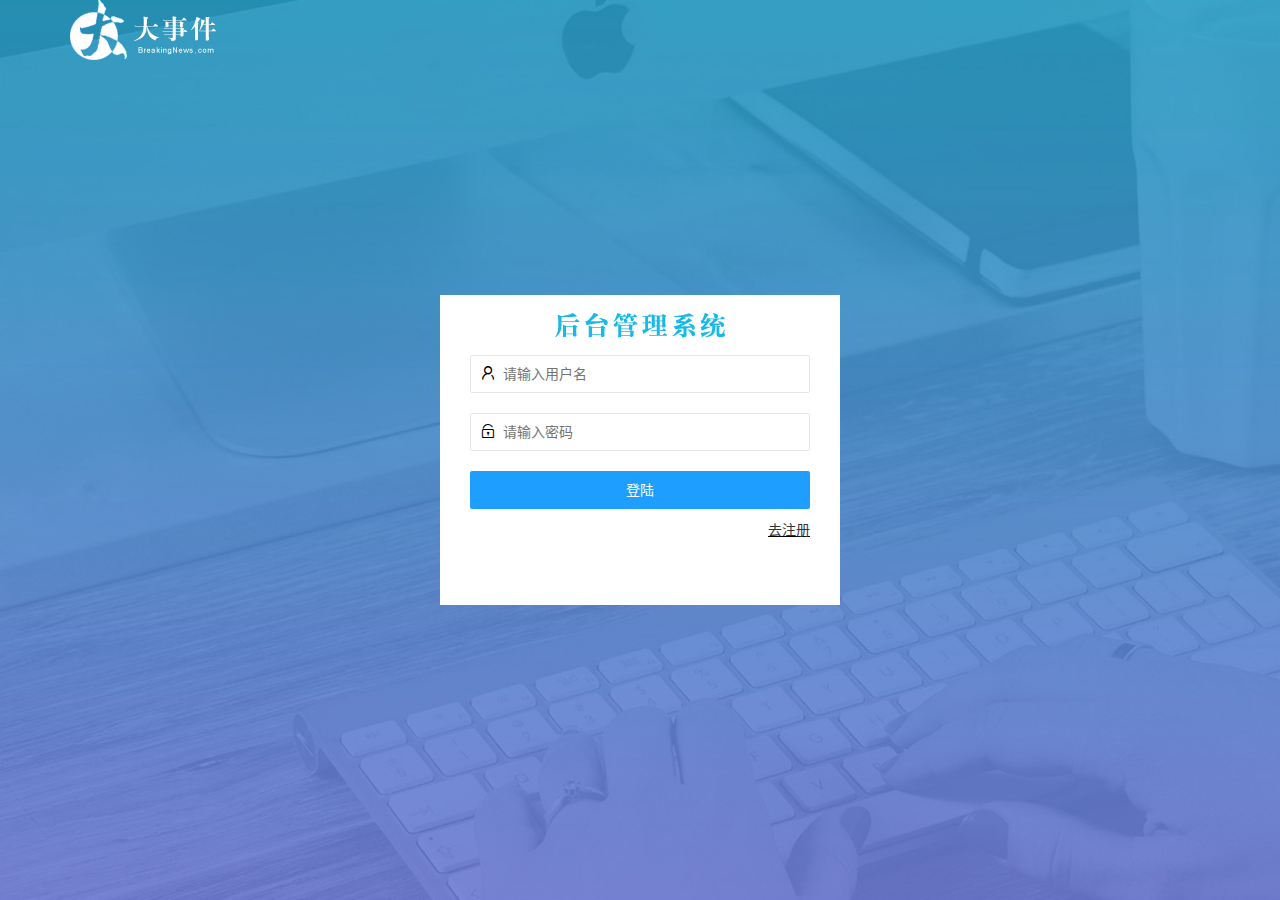
<file: login.html>
<!DOCTYPE html>
<html lang="zh-CN">

<head>
    <meta charset="UTF-8">
    <meta name="viewport" content="width=device-width, initial-scale=1.0">
    <title>登录注册</title>
    <link rel="stylesheet" href="/assets/lib/layui/css/layui.css">
    <link rel="stylesheet" href="/assets/css/login.css">
</head>

<body>
    <div class="layui-main">
        <img src="./assets/images/logo.png" alt="">
    </div>
    <div class="loginAndRegBox">
        <div class="title-box"></div>
        <div class="login-box">
            <form class="layui-form" id="form_login">
                <div class="layui-icon-item">
                    <i class="layui-icon layui-icon-username"></i>
                    <!-- <label class="layui-form-label">输入框</label> -->
                    <!-- <div class="layui-input-block"> -->
                    <input type="text" name="username" required lay-verify="required" placeholder="请输入用户名"
                        autocomplete="off" class="layui-input">
                    <!-- </div> -->
                </div>
                <div class="layui-icon-item">
                    <i class="layui-icon layui-icon-password"></i>
                    <!-- <label class="layui-form-label">输入框</label> -->
                    <!-- <div class="layui-input-block"> -->
                    <input type="password" name="password" required lay-verify="required|pwd" placeholder="请输入密码"
                        autocomplete="off" class="layui-input">
                    <!-- </div> -->
                </div>
                <button class="layui-btn layui-btn-fluid layui-btn-normal" lay-submit lay-filter="formDemo">登陆</button>
                <div id="div_login">
                    <a href="javascript:;" id="link_login">去注册</a>
                </div>
            </form>
        </div>



        <div class="reg-box">
            <form class="layui-form" id="form_reg">
                <div class="layui-icon-item">
                    <i class="layui-icon layui-icon-username"></i>
                    <!-- <label class="layui-form-label">输入框</label> -->
                    <!-- <div class="layui-input-block"> -->
                    <input type="text" name="username" required lay-verify="required" placeholder="请输入用户名"
                        autocomplete="off" class="layui-input">
                    <!-- </div> -->
                </div>
                <div class="layui-icon-item">
                    <i class="layui-icon layui-icon-password"></i>
                    <!-- <label class="layui-form-label">输入框</label> -->
                    <!-- <div class="layui-input-block"> -->
                    <input type="password" name="password" required lay-verify="required|pwd" placeholder="请输入密码"
                        autocomplete="off" class="layui-input">
                    <!-- </div> -->
                </div>
                <div class="layui-icon-item">
                    <i class="layui-icon layui-icon-password"></i>
                    <!-- <label class="layui-form-label">输入框</label> -->
                    <!-- <div class="layui-input-block"> -->
                    <input type="password" name="repassword" required lay-verify="required|pwd|repwd"
                        placeholder="再次确认密码" autocomplete="off" class="layui-input">
                    <!-- </div> -->
                </div>
                <button class="layui-btn layui-btn-fluid layui-btn-normal" lay-submit lay-filter="formDemo">注册</button>
                <div id="div_login">
                    <a href="javascript:;" id="link_reg">去登陆</a>
                </div>
            </form>
        </div>
    </div>
    <script src="./assets/lib/layui/layui.all.js"></script>
    <script src="./assets/lib/jquery.js"></script>
    <script src="./assets/js/baseAPI.js"></script>
    <script src="./assets/js/login.js"></script>
</body>

</html>
</file>
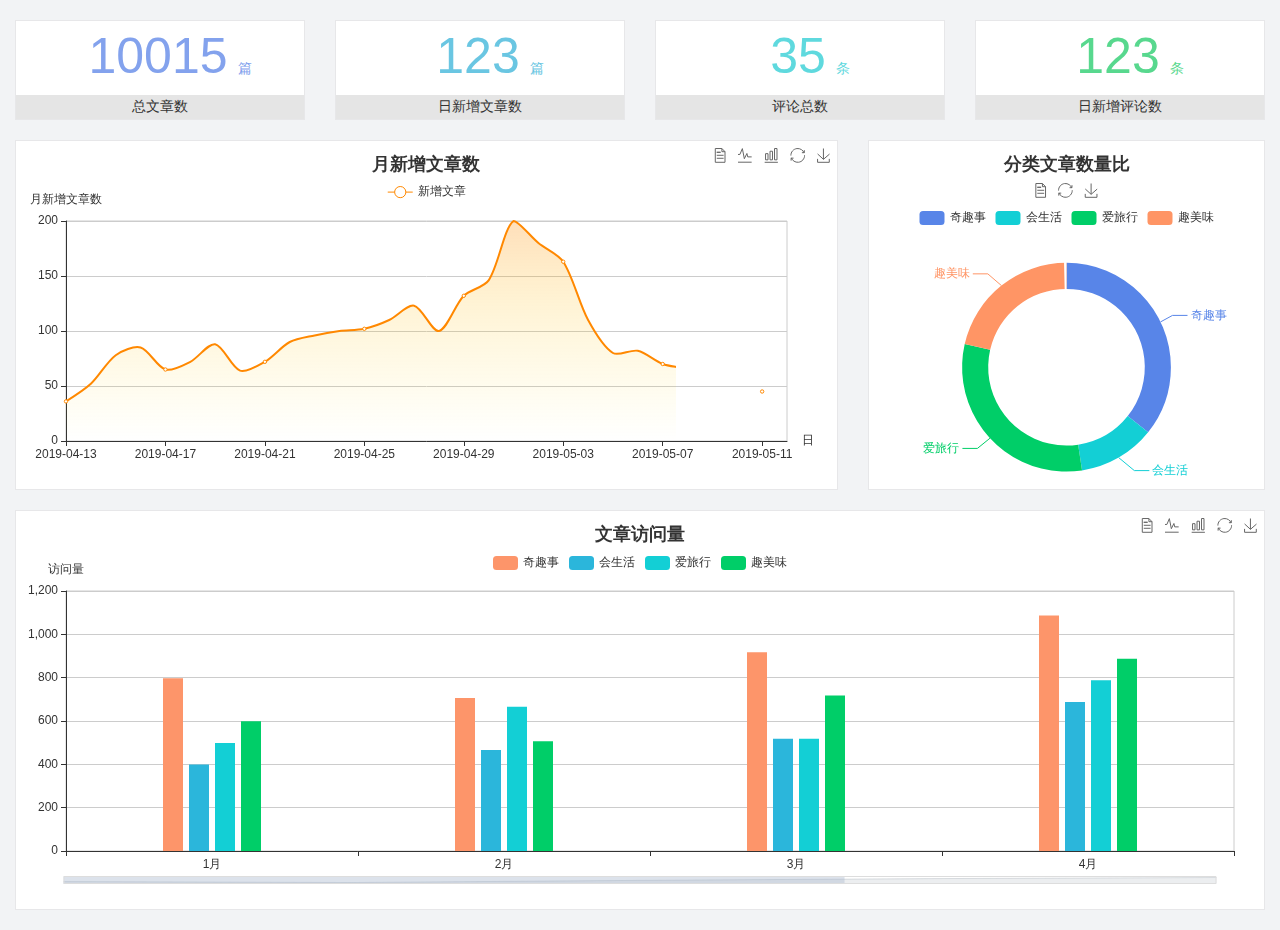
<file: home/dashboard.html>
<!DOCTYPE html>
<html lang="en">

<head>
  <meta charset="UTF-8">
  <meta name="viewport" content="width=device-width, initial-scale=1.0">
  <meta http-equiv="X-UA-Compatible" content="ie=edge">
  <title>图表统计</title>
  <link rel="stylesheet" href="../../assets/lib/bootstrap.css" />
  <link rel="stylesheet" href="../../assets/lib/main.css" />
  <script src="../../assets/lib/jquery.js"></script>
  <script type="text/javascript" src="../../assets/lib/echarts.min.js"></script>
</head>

<body>
  <div class="container-fluid">
    <div class="row spannel_list">
      <div class="col-sm-3 col-xs-6">
        <div class="spannel">
          <em>10015</em><span>篇</span>
          <b>总文章数</b>
        </div>
      </div>
      <div class="col-sm-3 col-xs-6">
        <div class="spannel scolor01">
          <em>123</em><span>篇</span>
          <b>日新增文章数</b>
        </div>
      </div>
      <div class="col-sm-3 col-xs-6">
        <div class="spannel scolor02">
          <em>35</em><span>条</span>
          <b>评论总数</b>
        </div>
      </div>
      <div class="col-sm-3 col-xs-6">
        <div class="spannel scolor03">
          <em>123</em><span>条</span>
          <b>日新增评论数</b>
        </div>
      </div>
    </div>
  </div>

  <div class="container-fluid">
    <div class="row curve-pie">
      <div class="col-lg-8 col-md-8">
        <div class="gragh_pannel" id="curve_show"></div>
      </div>
      <div class="col-lg-4 col-md-4">
        <div class="gragh_pannel" id="pie_show"></div>
      </div>
    </div>
  </div>

  <div class="container-fluid">
    <div class="column_pannel" id="column_show"></div>
  </div>

  <script>
    var oChart = echarts.init(document.getElementById('curve_show'));
    var aList_all = [
      { 'count': 36, 'date': '2019-04-13' },
      { 'count': 52, 'date': '2019-04-14' },
      { 'count': 78, 'date': '2019-04-15' },
      { 'count': 85, 'date': '2019-04-16' },
      { 'count': 65, 'date': '2019-04-17' },
      { 'count': 72, 'date': '2019-04-18' },
      { 'count': 88, 'date': '2019-04-19' },
      { 'count': 64, 'date': '2019-04-20' },
      { 'count': 72, 'date': '2019-04-21' },
      { 'count': 90, 'date': '2019-04-22' },
      { 'count': 96, 'date': '2019-04-23' },
      { 'count': 100, 'date': '2019-04-24' },
      { 'count': 102, 'date': '2019-04-25' },
      { 'count': 110, 'date': '2019-04-26' },
      { 'count': 123, 'date': '2019-04-27' },
      { 'count': 100, 'date': '2019-04-28' },
      { 'count': 132, 'date': '2019-04-29' },
      { 'count': 146, 'date': '2019-04-30' },
      { 'count': 200, 'date': '2019-05-01' },
      { 'count': 180, 'date': '2019-05-02' },
      { 'count': 163, 'date': '2019-05-03' },
      { 'count': 110, 'date': '2019-05-04' },
      { 'count': 80, 'date': '2019-05-05' },
      { 'count': 82, 'date': '2019-05-06' },
      { 'count': 70, 'date': '2019-05-07' },
      { 'count': 65, 'date': '2019-05-08' },
      { 'count': 54, 'date': '2019-05-09' },
      { 'count': 40, 'date': '2019-05-10' },
      { 'count': 45, 'date': '2019-05-11' },
      { 'count': 38, 'date': '2019-05-12' },
    ];

    let aCount = [];
    let aDate = [];

    for (var i = 0; i < aList_all.length; i++) {
      aCount.push(aList_all[i].count);
      aDate.push(aList_all[i].date);
    }

    var chartopt = {
      title: {
        text: '月新增文章数',
        left: 'center',
        top: '10'
      },
      tooltip: {
        trigger: 'axis'
      },
      legend: {
        data: ['新增文章'],
        top: '40'
      },
      toolbox: {
        show: true,
        feature: {
          mark: { show: true },
          dataView: { show: true, readOnly: false },
          magicType: { show: true, type: ['line', 'bar'] },
          restore: { show: true },
          saveAsImage: { show: true }
        }
      },
      calculable: true,
      xAxis: [
        {
          name: '日',
          type: 'category',
          boundaryGap: false,
          data: aDate
        }
      ],
      yAxis: [
        {
          name: '月新增文章数',
          type: 'value'
        }
      ],
      series: [
        {
          name: '新增文章',
          type: 'line',
          smooth: true,
          itemStyle: { normal: { areaStyle: { type: 'default' }, color: '#f80' }, lineStyle: { color: '#f80' } },
          data: aCount
        }],
      areaStyle: {
        normal: {
          color: new echarts.graphic.LinearGradient(0, 0, 0, 1, [{
            offset: 0,
            color: 'rgba(255,136,0,0.39)'
          }, {
            offset: .34,
            color: 'rgba(255,180,0,0.25)'
          }, {
            offset: 1,
            color: 'rgba(255,222,0,0.00)'
          }])

        }
      },
      grid: {
        show: true,
        x: 50,
        x2: 50,
        y: 80,
        height: 220
      }
    };

    oChart.setOption(chartopt);


    var oPie = echarts.init(document.getElementById('pie_show'));
    var oPieopt =
    {
      title: {
        top: 10,
        text: '分类文章数量比',
        x: 'center'
      },
      tooltip: {
        trigger: 'item',
        formatter: "{a} <br/>{b} : {c} ({d}%)"
      },
      color: ['#5885e8', '#13cfd5', '#00ce68', '#ff9565'],
      legend: {
        x: 'center',
        top: 65,
        data: ['奇趣事', '会生活', '爱旅行', '趣美味']
      },
      toolbox: {
        show: true,
        x: 'center',
        top: 35,
        feature: {
          mark: { show: true },
          dataView: { show: true, readOnly: false },
          magicType: {
            show: true,
            type: ['pie', 'funnel'],
            option: {
              funnel: {
                x: '25%',
                width: '50%',
                funnelAlign: 'left',
                max: 1548
              }
            }
          },
          restore: { show: true },
          saveAsImage: { show: true }
        }
      },
      calculable: true,
      series: [
        {
          name: '访问来源',
          type: 'pie',
          radius: ['45%', '60%'],
          center: ['50%', '65%'],
          data: [
            { value: 300, name: '奇趣事' },
            { value: 100, name: '会生活' },
            { value: 260, name: '爱旅行' },
            { value: 180, name: '趣美味' }
          ]
        }
      ]
    };
    oPie.setOption(oPieopt);



    var oColumn = this.echarts.init(document.getElementById('column_show'));
    var oColumnopt =
    {
      title: {
        text: '文章访问量',
        left: 'center',
        top: '10'
      },
      tooltip: {
        trigger: 'axis'
      },
      legend: {
        data: ['奇趣事', '会生活', '爱旅行', '趣美味'],
        top: '40'
      },
      toolbox: {
        show: true,
        feature: {
          mark: { show: true },
          dataView: { show: true, readOnly: false },
          magicType: { show: true, type: ['line', 'bar'] },
          restore: { show: true },
          saveAsImage: { show: true }
        }
      },
      calculable: true,
      xAxis: [
        {
          type: 'category',
          data: ['1月', '2月', '3月', '4月', '5月']
        }
      ],
      yAxis: [
        {
          name: '访问量',
          type: 'value'
        }
      ],
      series: [
        {
          name: '奇趣事',
          type: 'bar',
          barWidth: 20,
          itemStyle: {
            normal: { areaStyle: { type: 'default' }, color: '#fd956a' }
          },
          data: [800, 708, 920, 1090, 1200]
        },
        {
          name: '会生活',
          type: 'bar',
          barWidth: 20,
          itemStyle: {
            normal: { areaStyle: { type: 'default' }, color: '#2bb6db' }
          },
          data: [400, 468, 520, 690, 800]
        },
        {
          name: '爱旅行',
          type: 'bar',
          barWidth: 20,
          itemStyle: {
            normal: { areaStyle: { type: 'default' }, color: '#13cfd5' }
          },
          data: [500, 668, 520, 790, 900]
        },
        {
          name: '趣美味',
          type: 'bar',
          barWidth: 20,
          itemStyle: {
            normal: { areaStyle: { type: 'default' }, color: '#00ce68' }
          },
          data: [600, 508, 720, 890, 1000]
        }
      ],
      grid: {
        show: true,
        x: 50,
        x2: 30,
        y: 80,
        height: 260
      },
      dataZoom: [//给x轴设置滚动条
        {
          start: 0,//默认为0
          end: 100 - 1000 / 31,//默认为100
          type: 'slider',
          show: true,
          xAxisIndex: [0],
          handleSize: 0,//滑动条的 左右2个滑动条的大小
          height: 8,//组件高度
          left: 45, //左边的距离
          right: 50,//右边的距离
          bottom: 26,//右边的距离
          handleColor: '#ddd',//h滑动图标的颜色
          handleStyle: {
            borderColor: "#cacaca",
            borderWidth: "1",
            shadowBlur: 2,
            background: "#ddd",
            shadowColor: "#ddd",
          }
        }]
    };
    oColumn.setOption(oColumnopt);
  </script>
</body>

</html>
</file>
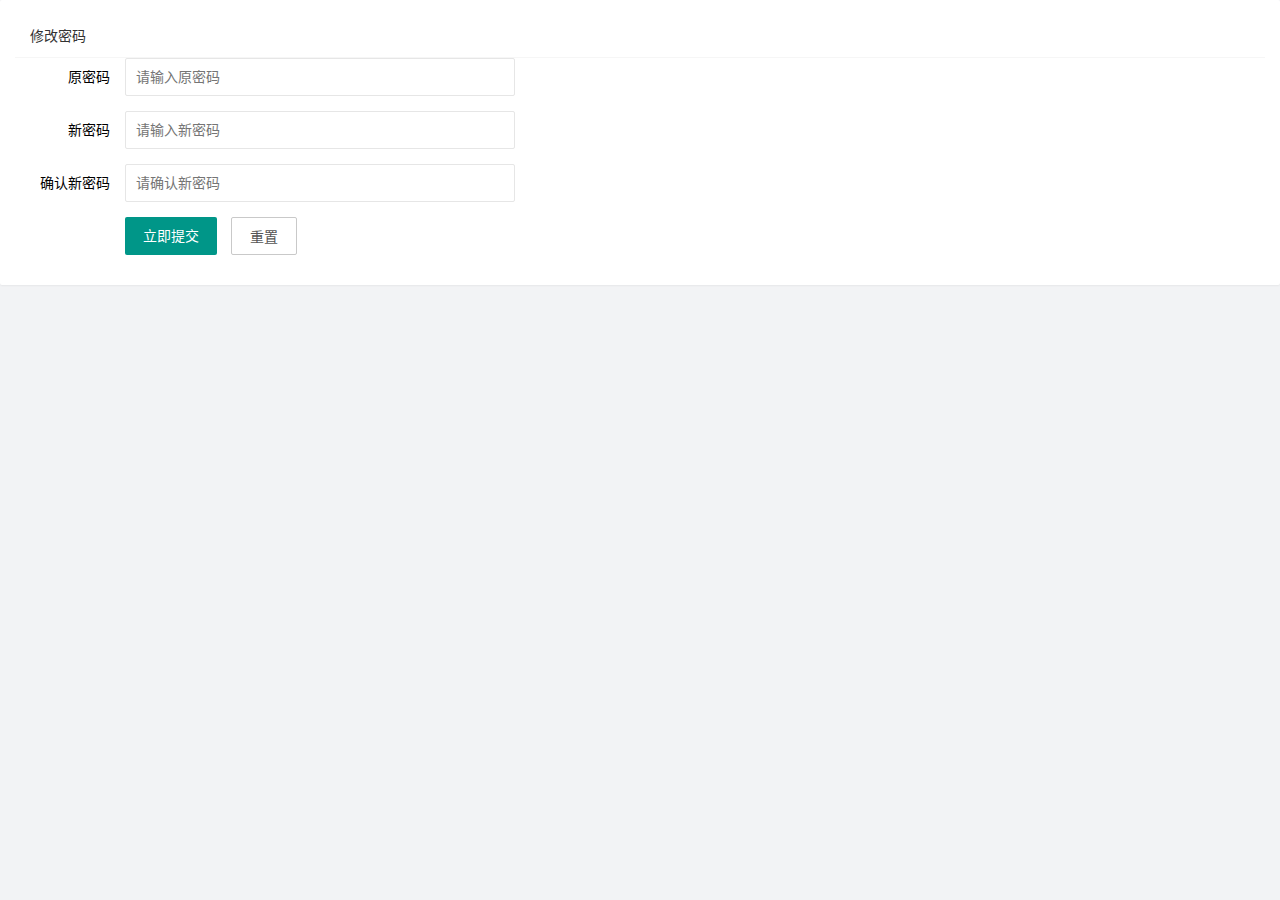
<file: user/password.html>
<!DOCTYPE html>
<html lang="zh-CN">

<head>
    <meta charset="UTF-8">
    <meta name="viewport" content="width=device-width, initial-scale=1.0">
    <title>Document</title>
    <link rel="stylesheet" href="../assets/lib/layui/css/layui.css">
    <link rel="stylesheet" href="../assets/css/password.css">
</head>

<body id="bd_pwd">


    <div class="layui-card">
        <div class="layui-card-header">修改密码</div>
        <form class="layui-form" action="">
            <div class="layui-form-item">
                <label class="layui-form-label">原密码</label>
                <div class="layui-input-block">
                    <input type="password" name="password" required lay-verify="required|pass" placeholder="请输入原密码"
                        autocomplete="off" class="layui-input">
                </div>
            </div>
            <div class="layui-form-item">
                <label class="layui-form-label">新密码</label>
                <div class="layui-input-block">
                    <input type="password" name="newpassword" required lay-verify="required|pass|newpwd"
                        placeholder="请输入新密码" autocomplete="off" class="layui-input">
                </div>
            </div>
            <div class="layui-form-item">
                <label class="layui-form-label">确认新密码</label>
                <div class="layui-input-block">
                    <input type="password" name="repassword" required lay-verify="required|pass|repwd"
                        placeholder="请确认新密码" autocomplete="off" class="layui-input">
                </div>
            </div>
            <div class="layui-form-item">
                <div class="layui-input-block">
                    <button class="layui-btn" lay-submit lay-filter="formDemo">立即提交</button>
                    <button type="reset" class="layui-btn layui-btn-primary">重置</button>
                </div>
            </div>
        </form>
    </div>








    <script src="../assets/lib/layui/layui.all.js"></script>
    <script src="../assets/lib/jquery.js"></script>
    <script src="../assets/js/baseAPI.js"></script>
    <script src="../assets/js/password.js"></script>
</body>

</html>
</file>
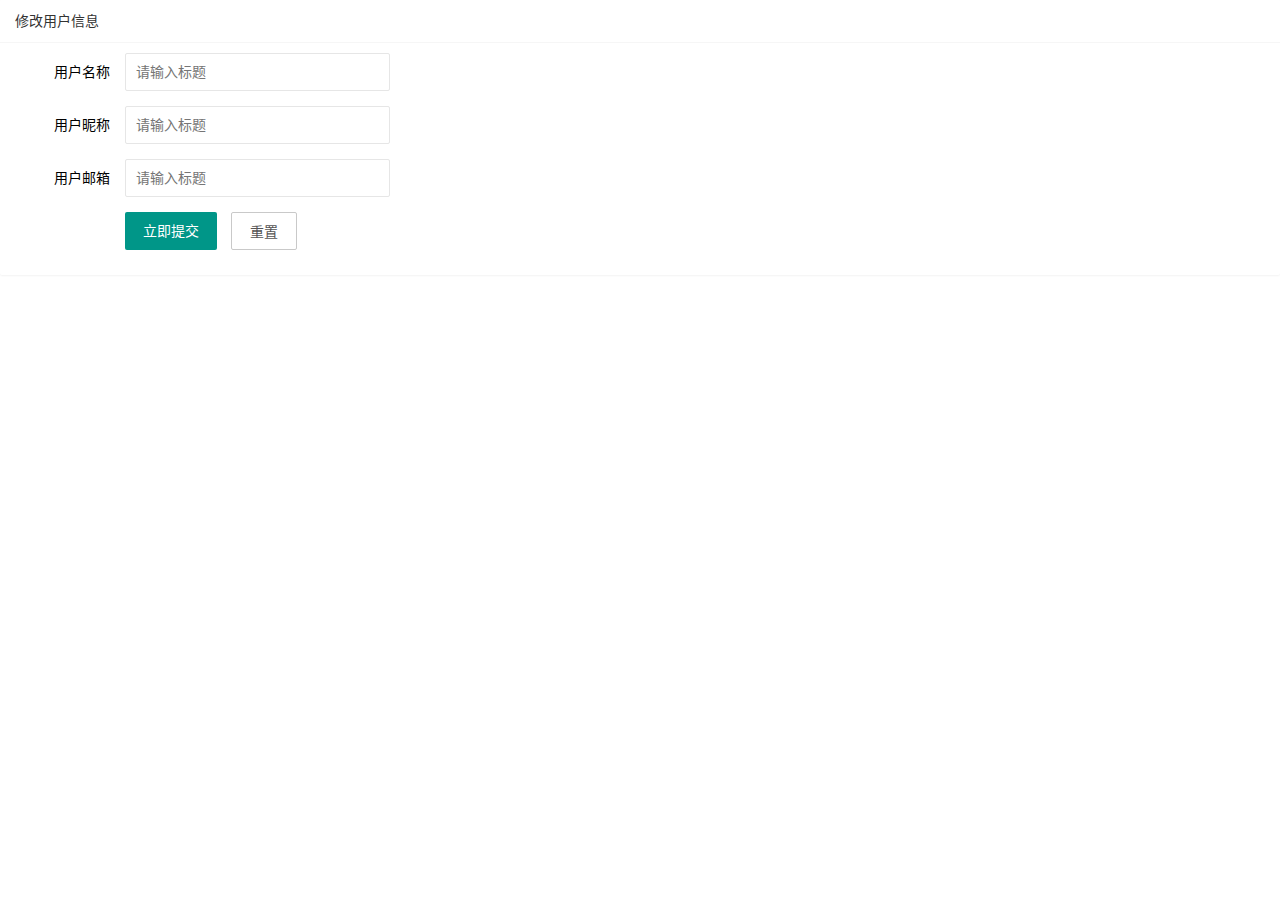
<file: user/userinfo.html>
<!DOCTYPE html>
<html lang="zh-CN">

<head>
    <meta charset="UTF-8">
    <meta name="viewport" content="width=device-width, initial-scale=1.0">
    <title>Document</title>
    <link rel="stylesheet" href="../assets/lib/layui/css/layui.css">
    <link rel="stylesheet" href="../assets/css/userinfo.css">
</head>

<body>
    <!-- <h1>lalala</h1> -->
    <div class="layui-card">
        <div class="layui-card-header">修改用户信息</div>
        <div class="layui-card-body">
            <form class="layui-form" lay-filter='userinfo'>
                <input type="hidden" name="id" value="">
                <div class="layui-form-item">
                    <label class="layui-form-label">用户名称</label>
                    <div class="layui-input-block">
                        <input type="text" name="username" required lay-verify="required" placeholder="请输入标题"
                            autocomplete="off" class="layui-input" disabled>
                    </div>
                </div>
                <div class="layui-form-item">
                    <label class="layui-form-label">用户昵称</label>
                    <div class="layui-input-block">
                        <input type="text" name="nickname" required lay-verify="required" placeholder="请输入标题"
                            autocomplete="off" class="layui-input">
                    </div>
                </div>
                <div class="layui-form-item">
                    <label class="layui-form-label">用户邮箱</label>
                    <div class="layui-input-block">
                        <input type="text" name="email" required lay-verify="required" placeholder="请输入标题"
                            autocomplete="off" class="layui-input">
                    </div>
                </div>
                <div class="layui-form-item">
                    <div class="layui-input-block">
                        <button class="layui-btn" lay-submit lay-filter="formDemo">立即提交</button>
                        <button type="reset" class="layui-btn layui-btn-primary">重置</button>
                    </div>
                </div>
            </form>
        </div>
    </div>
    <script src="../assets/lib/layui/layui.all.js"></script>
    <script src="../assets/lib/jquery.js"></script>
    <script src="../assets/js/baseAPI.js"></script>
    <script src="../assets/js/userinfo.js"></script>
</body>

</html>
</file>
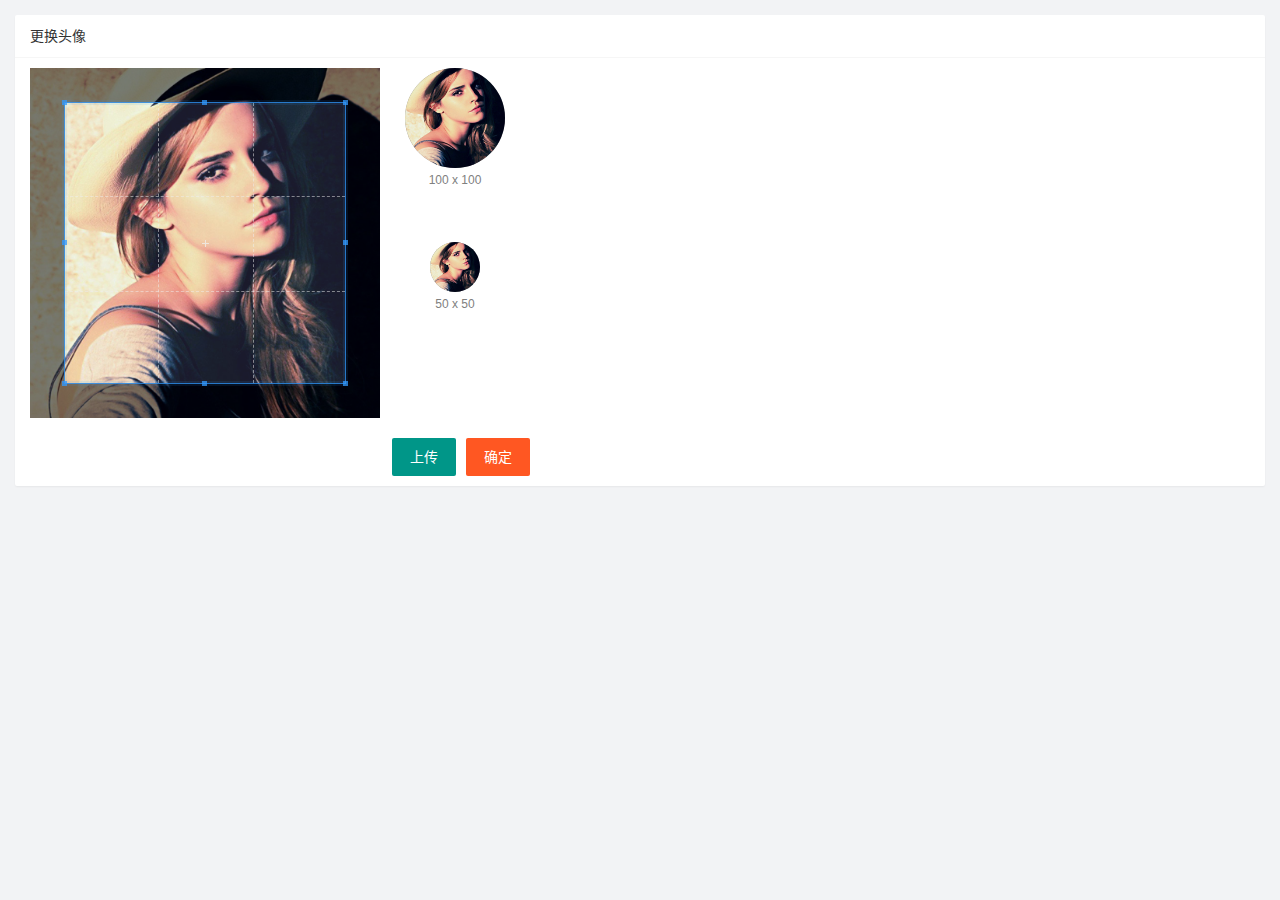
<file: user/userpic.html>
<!DOCTYPE html>
<html lang="zh-CN">

<head>
    <meta charset="UTF-8">
    <meta name="viewport" content="width=device-width, initial-scale=1.0">
    <title>Document</title>
    <link rel="stylesheet" href="../assets/lib/layui/css/layui.css">
    <link rel="stylesheet" href="../assets/lib/cropper/cropper.css">
    <link rel="stylesheet" href="../assets/css/userpic.css">
</head>

<body>


    <div class="layui-card">
        <div class="layui-card-header">更换头像</div>
        <div class="layui-card-body">
            <div class="row1">
                <!-- 图片裁剪区域 -->
                <div class="cropper-box">
                    <!-- 这个 img 标签很重要，将来会把它初始化为裁剪区域 -->
                    <img id="image" src="/assets/images/sample.jpg" />
                </div>
                <!-- 图片的预览区域 -->
                <div class="preview-box">
                    <div>
                        <!-- 宽高为 100px 的预览区域 -->
                        <div class="img-preview w100"></div>
                        <p class="size">100 x 100</p>
                    </div>
                    <div>
                        <!-- 宽高为 50px 的预览区域 -->
                        <div class="img-preview w50"></div>
                        <p class="size">50 x 50</p>
                    </div>
                </div>
            </div <!-- 第二行的按钮区域 -->
            <div class="row2">
                <input type="file" id="file" accept="image/png,image/jpeg">
                <button type="button" class="layui-btn" id="btnChooseImage">上传</button>
                <button type="button" class="layui-btn layui-btn-danger" id="btnUpload">确定</button>
            </div>
        </div>

    </div>




    <script src="../assets/lib/layui/layui.all.js"></script>
    <script src="../assets/lib/jquery.js"></script>
    <script src="../assets/lib/cropper/Cropper.js"></script>
    <script src="../assets/lib/cropper/jquery-cropper.js"></script>
    <script src="../assets/js/baseAPI.js"></script>
    <script src="../assets/js/userpic.js"></script>
</body>

</html>
</file>
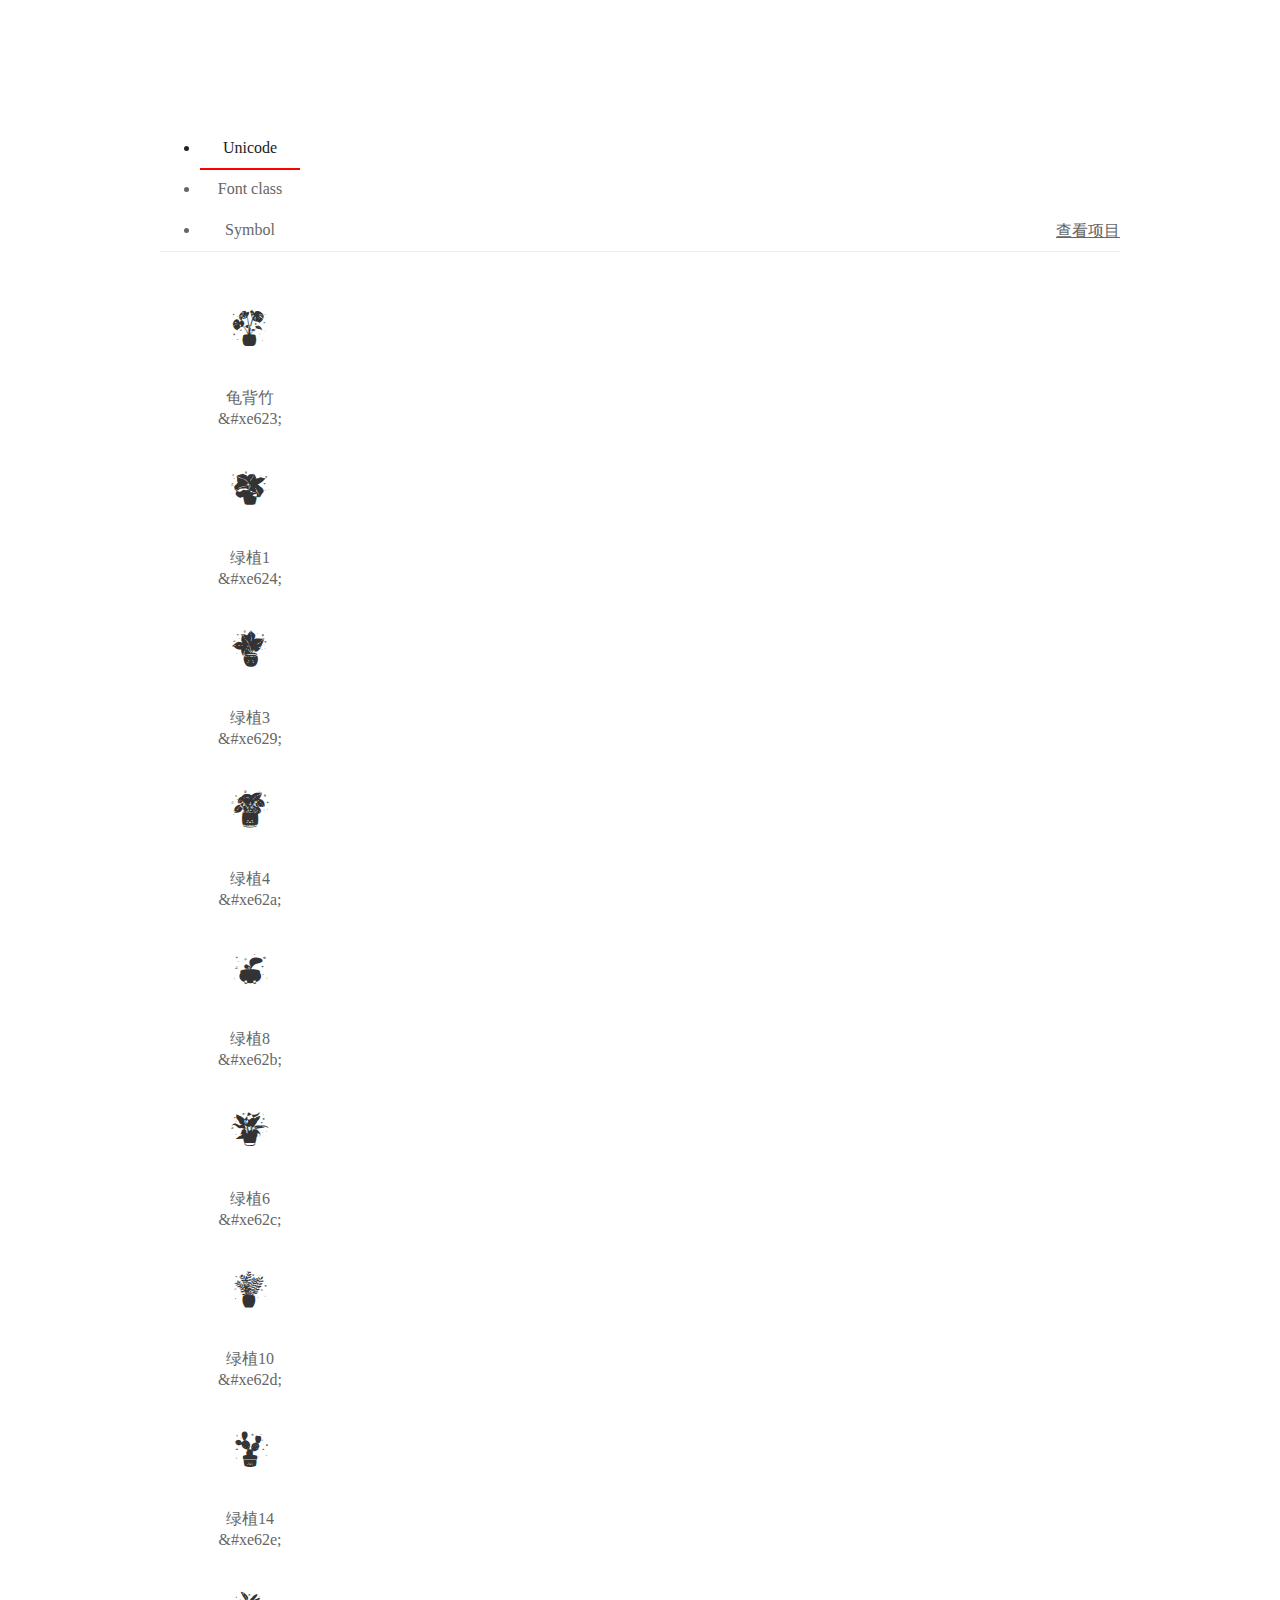
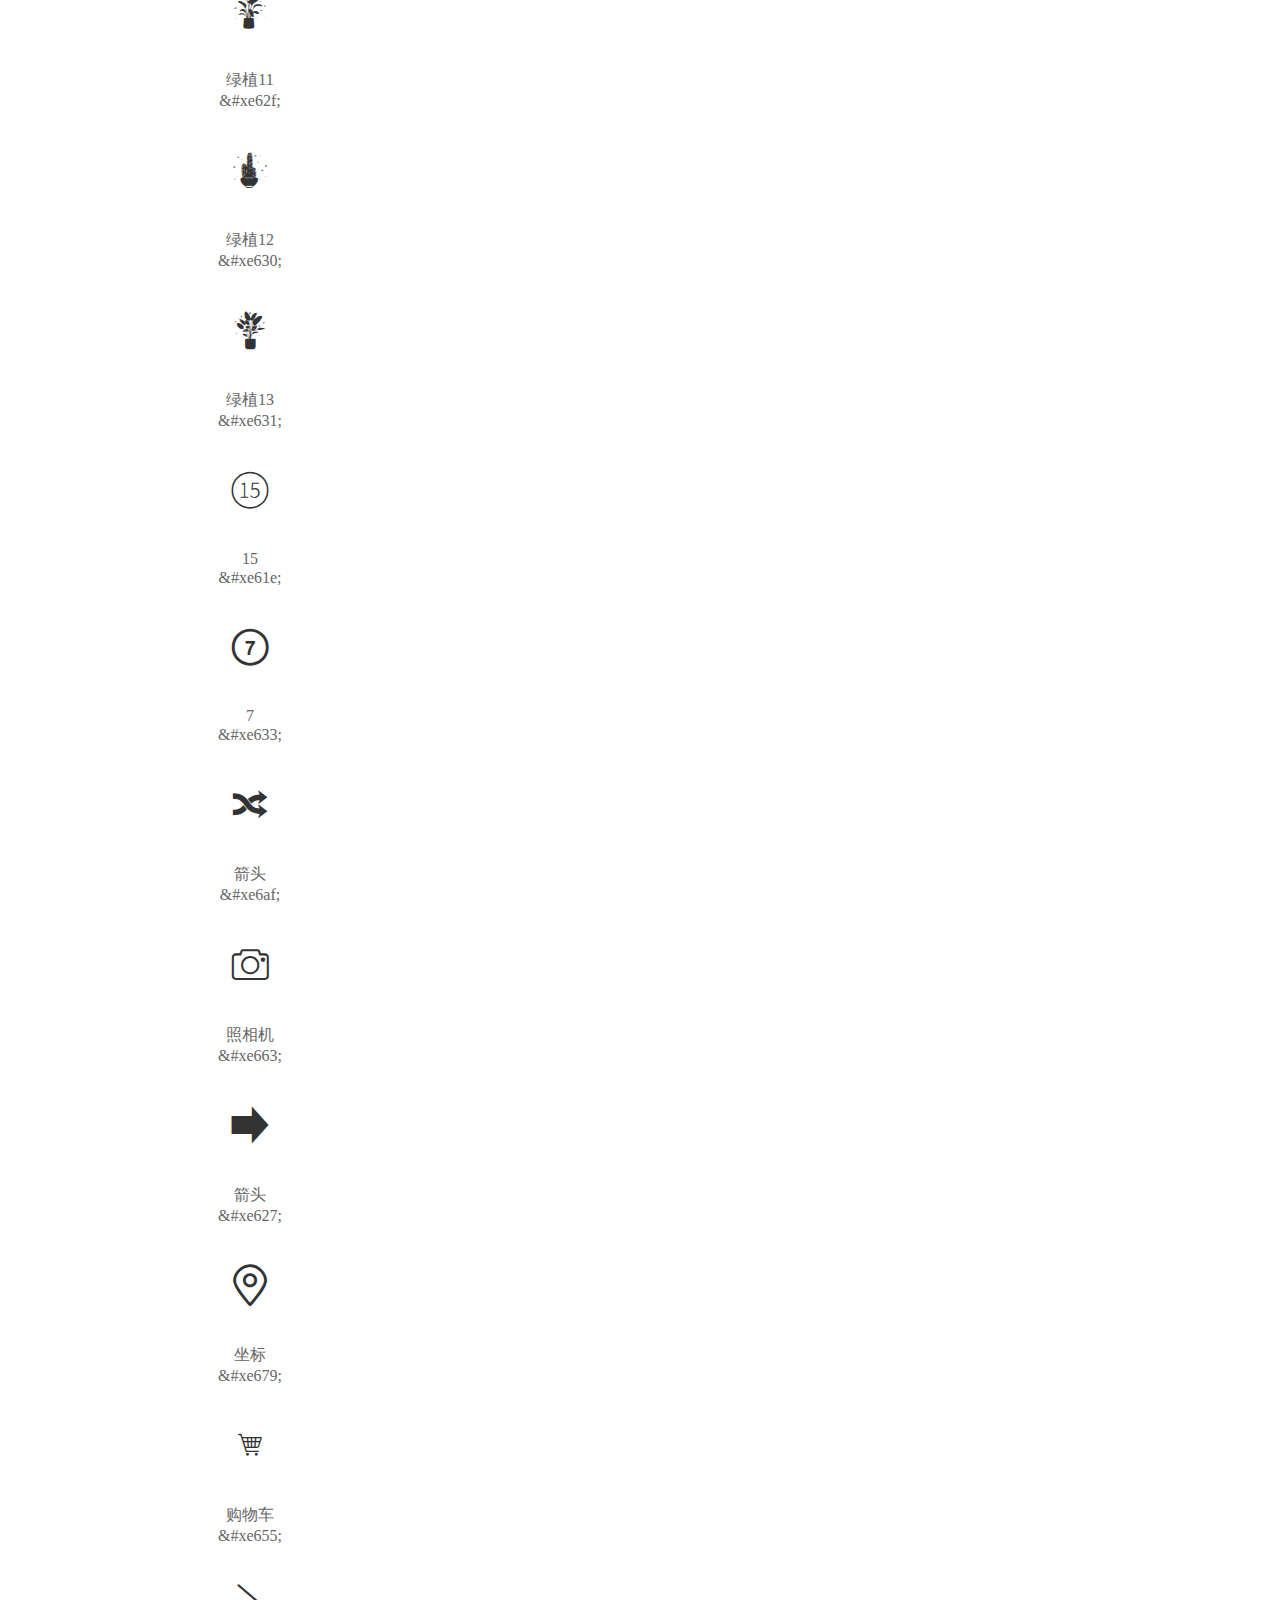
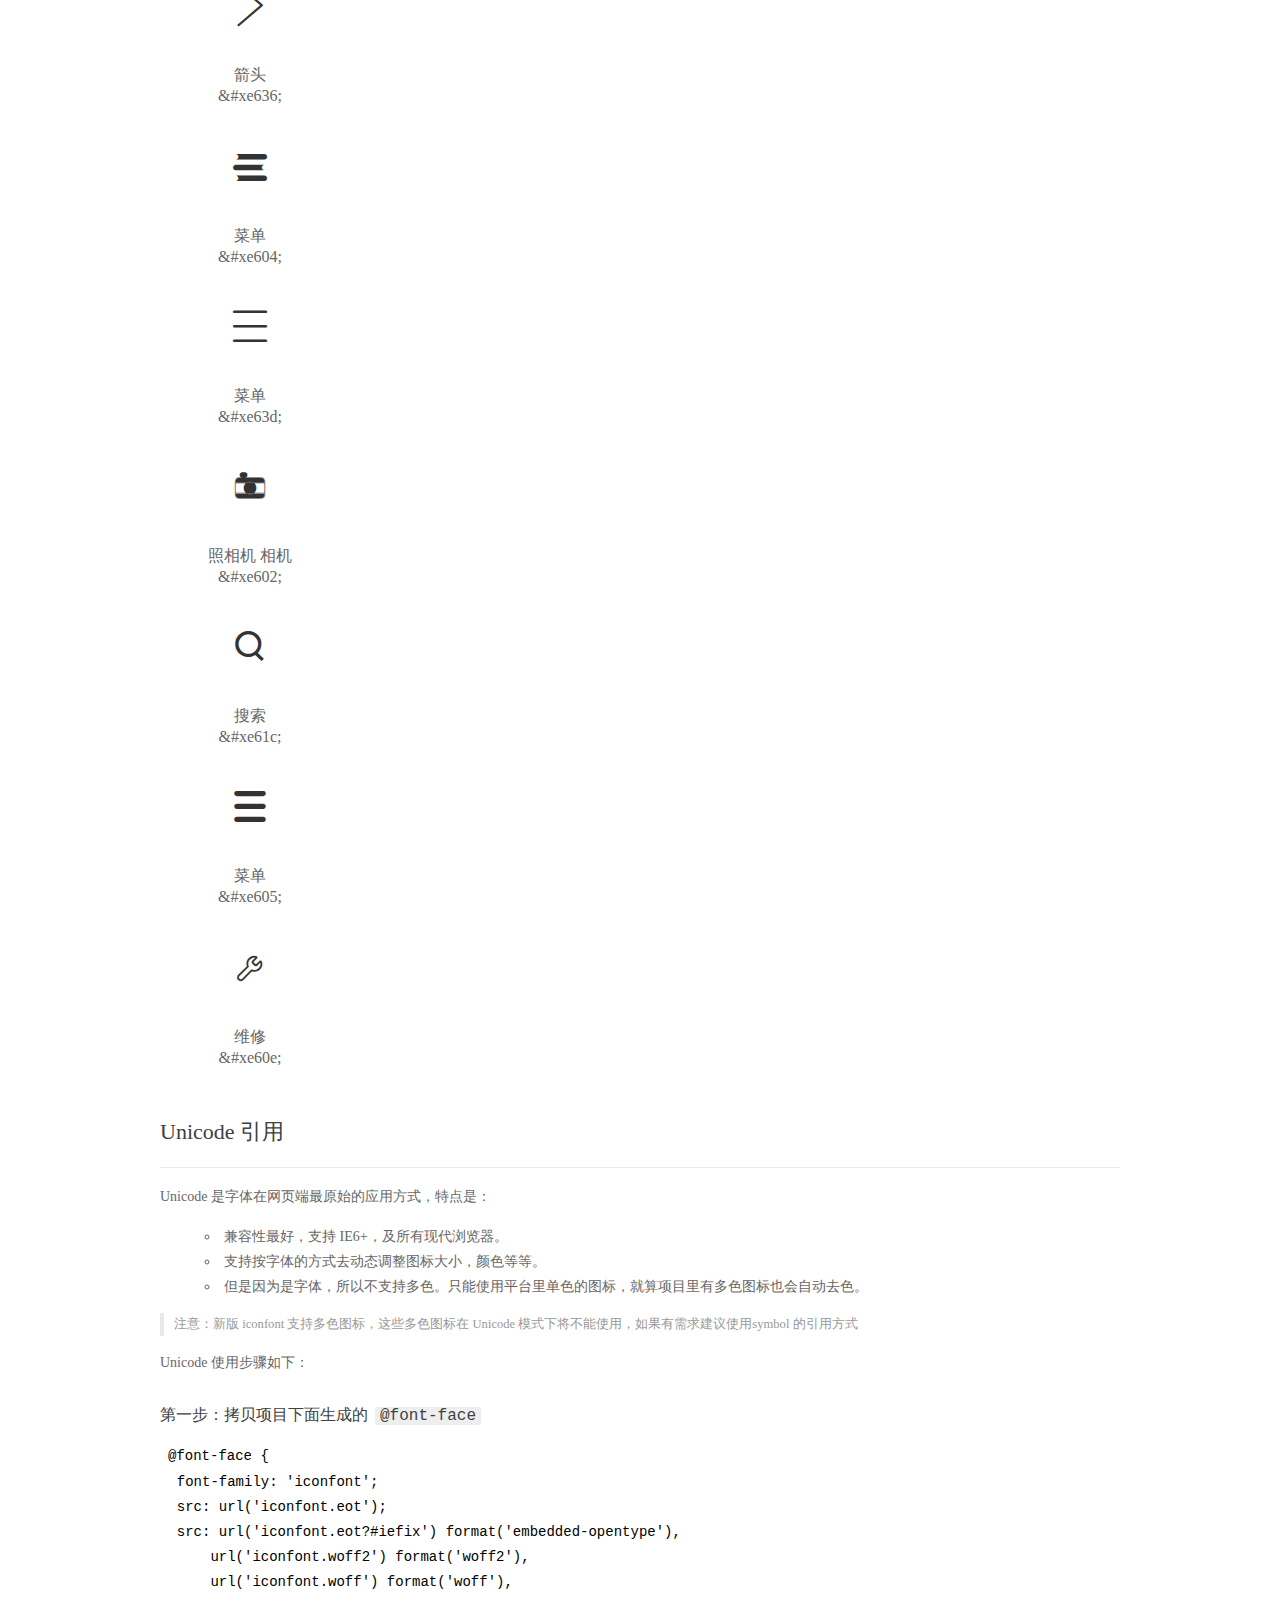
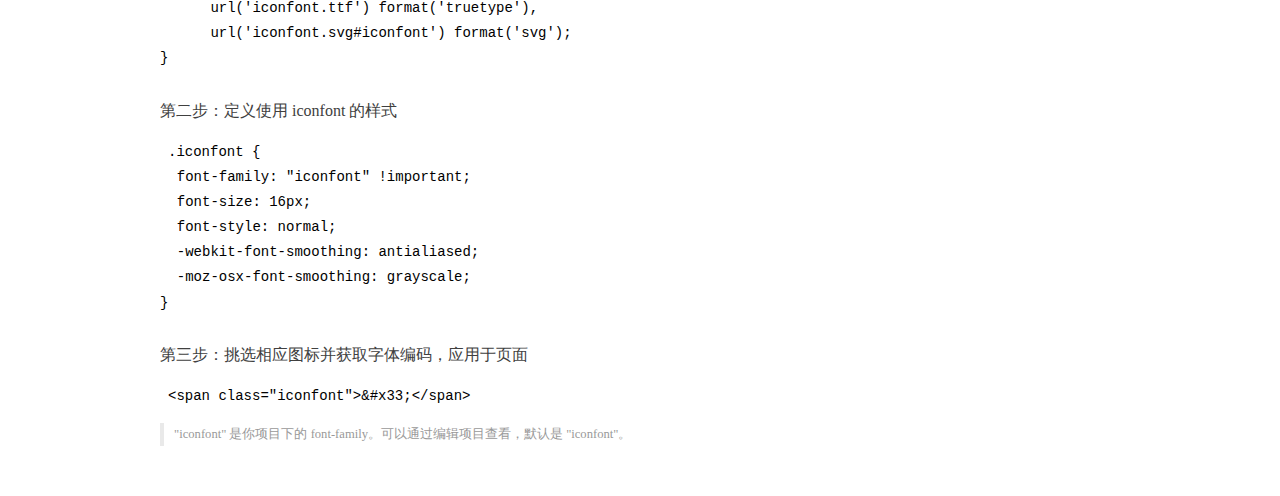
<file: assets/fonts/demo_index.html>
<!DOCTYPE html>
<html>
<head>
  <meta charset="utf-8"/>
  <title>IconFont Demo</title>
  <link rel="shortcut icon" href="https://img.alicdn.com/tps/i4/TB1_oz6GVXXXXaFXpXXJDFnIXXX-64-64.ico" type="image/x-icon"/>
  <link rel="stylesheet" href="https://g.alicdn.com/thx/cube/1.3.2/cube.min.css">
  <link rel="stylesheet" href="demo.css">
  <link rel="stylesheet" href="iconfont.css">
  <script src="iconfont.js"></script>
  <!-- jQuery -->
  <script src="https://a1.alicdn.com/oss/uploads/2018/12/26/7bfddb60-08e8-11e9-9b04-53e73bb6408b.js"></script>
  <!-- 代码高亮 -->
  <script src="https://a1.alicdn.com/oss/uploads/2018/12/26/a3f714d0-08e6-11e9-8a15-ebf944d7534c.js"></script>
</head>
<body>
  <div class="main">
    <h1 class="logo"><a href="https://www.iconfont.cn/" title="iconfont 首页" target="_blank">&#xe86b;</a></h1>
    <div class="nav-tabs">
      <ul id="tabs" class="dib-box">
        <li class="dib active"><span>Unicode</span></li>
        <li class="dib"><span>Font class</span></li>
        <li class="dib"><span>Symbol</span></li>
      </ul>
      
      <a href="https://www.iconfont.cn/manage/index?manage_type=myprojects&projectId=1764759" target="_blank" class="nav-more">查看项目</a>
      
    </div>
    <div class="tab-container">
      <div class="content unicode" style="display: block;">
          <ul class="icon_lists dib-box">
          
            <li class="dib">
              <span class="icon iconfont">&#xe623;</span>
                <div class="name">龟背竹</div>
                <div class="code-name">&amp;#xe623;</div>
              </li>
          
            <li class="dib">
              <span class="icon iconfont">&#xe624;</span>
                <div class="name">绿植1</div>
                <div class="code-name">&amp;#xe624;</div>
              </li>
          
            <li class="dib">
              <span class="icon iconfont">&#xe629;</span>
                <div class="name">绿植3</div>
                <div class="code-name">&amp;#xe629;</div>
              </li>
          
            <li class="dib">
              <span class="icon iconfont">&#xe62a;</span>
                <div class="name">绿植4</div>
                <div class="code-name">&amp;#xe62a;</div>
              </li>
          
            <li class="dib">
              <span class="icon iconfont">&#xe62b;</span>
                <div class="name">绿植8</div>
                <div class="code-name">&amp;#xe62b;</div>
              </li>
          
            <li class="dib">
              <span class="icon iconfont">&#xe62c;</span>
                <div class="name">绿植6</div>
                <div class="code-name">&amp;#xe62c;</div>
              </li>
          
            <li class="dib">
              <span class="icon iconfont">&#xe62d;</span>
                <div class="name">绿植10</div>
                <div class="code-name">&amp;#xe62d;</div>
              </li>
          
            <li class="dib">
              <span class="icon iconfont">&#xe62e;</span>
                <div class="name">绿植14</div>
                <div class="code-name">&amp;#xe62e;</div>
              </li>
          
            <li class="dib">
              <span class="icon iconfont">&#xe62f;</span>
                <div class="name">绿植11</div>
                <div class="code-name">&amp;#xe62f;</div>
              </li>
          
            <li class="dib">
              <span class="icon iconfont">&#xe630;</span>
                <div class="name">绿植12</div>
                <div class="code-name">&amp;#xe630;</div>
              </li>
          
            <li class="dib">
              <span class="icon iconfont">&#xe631;</span>
                <div class="name">绿植13</div>
                <div class="code-name">&amp;#xe631;</div>
              </li>
          
            <li class="dib">
              <span class="icon iconfont">&#xe61e;</span>
                <div class="name">15</div>
                <div class="code-name">&amp;#xe61e;</div>
              </li>
          
            <li class="dib">
              <span class="icon iconfont">&#xe633;</span>
                <div class="name">7</div>
                <div class="code-name">&amp;#xe633;</div>
              </li>
          
            <li class="dib">
              <span class="icon iconfont">&#xe6af;</span>
                <div class="name">箭头</div>
                <div class="code-name">&amp;#xe6af;</div>
              </li>
          
            <li class="dib">
              <span class="icon iconfont">&#xe663;</span>
                <div class="name">照相机</div>
                <div class="code-name">&amp;#xe663;</div>
              </li>
          
            <li class="dib">
              <span class="icon iconfont">&#xe627;</span>
                <div class="name">箭头</div>
                <div class="code-name">&amp;#xe627;</div>
              </li>
          
            <li class="dib">
              <span class="icon iconfont">&#xe679;</span>
                <div class="name">坐标</div>
                <div class="code-name">&amp;#xe679;</div>
              </li>
          
            <li class="dib">
              <span class="icon iconfont">&#xe655;</span>
                <div class="name">购物车</div>
                <div class="code-name">&amp;#xe655;</div>
              </li>
          
            <li class="dib">
              <span class="icon iconfont">&#xe636;</span>
                <div class="name">箭头</div>
                <div class="code-name">&amp;#xe636;</div>
              </li>
          
            <li class="dib">
              <span class="icon iconfont">&#xe604;</span>
                <div class="name">菜单</div>
                <div class="code-name">&amp;#xe604;</div>
              </li>
          
            <li class="dib">
              <span class="icon iconfont">&#xe63d;</span>
                <div class="name">菜单</div>
                <div class="code-name">&amp;#xe63d;</div>
              </li>
          
            <li class="dib">
              <span class="icon iconfont">&#xe602;</span>
                <div class="name">照相机 相机</div>
                <div class="code-name">&amp;#xe602;</div>
              </li>
          
            <li class="dib">
              <span class="icon iconfont">&#xe61c;</span>
                <div class="name">搜索</div>
                <div class="code-name">&amp;#xe61c;</div>
              </li>
          
            <li class="dib">
              <span class="icon iconfont">&#xe605;</span>
                <div class="name">菜单</div>
                <div class="code-name">&amp;#xe605;</div>
              </li>
          
            <li class="dib">
              <span class="icon iconfont">&#xe60e;</span>
                <div class="name">维修</div>
                <div class="code-name">&amp;#xe60e;</div>
              </li>
          
          </ul>
          <div class="article markdown">
          <h2 id="unicode-">Unicode 引用</h2>
          <hr>

          <p>Unicode 是字体在网页端最原始的应用方式，特点是：</p>
          <ul>
            <li>兼容性最好，支持 IE6+，及所有现代浏览器。</li>
            <li>支持按字体的方式去动态调整图标大小，颜色等等。</li>
            <li>但是因为是字体，所以不支持多色。只能使用平台里单色的图标，就算项目里有多色图标也会自动去色。</li>
          </ul>
          <blockquote>
            <p>注意：新版 iconfont 支持多色图标，这些多色图标在 Unicode 模式下将不能使用，如果有需求建议使用symbol 的引用方式</p>
          </blockquote>
          <p>Unicode 使用步骤如下：</p>
          <h3 id="-font-face">第一步：拷贝项目下面生成的 <code>@font-face</code></h3>
<pre><code class="language-css"
>@font-face {
  font-family: 'iconfont';
  src: url('iconfont.eot');
  src: url('iconfont.eot?#iefix') format('embedded-opentype'),
      url('iconfont.woff2') format('woff2'),
      url('iconfont.woff') format('woff'),
      url('iconfont.ttf') format('truetype'),
      url('iconfont.svg#iconfont') format('svg');
}
</code></pre>
          <h3 id="-iconfont-">第二步：定义使用 iconfont 的样式</h3>
<pre><code class="language-css"
>.iconfont {
  font-family: "iconfont" !important;
  font-size: 16px;
  font-style: normal;
  -webkit-font-smoothing: antialiased;
  -moz-osx-font-smoothing: grayscale;
}
</code></pre>
          <h3 id="-">第三步：挑选相应图标并获取字体编码，应用于页面</h3>
<pre>
<code class="language-html"
>&lt;span class="iconfont"&gt;&amp;#x33;&lt;/span&gt;
</code></pre>
          <blockquote>
            <p>"iconfont" 是你项目下的 font-family。可以通过编辑项目查看，默认是 "iconfont"。</p>
          </blockquote>
          </div>
      </div>
      <div class="content font-class">
        <ul class="icon_lists dib-box">
          
          <li class="dib">
            <span class="icon iconfont icon-2"></span>
            <div class="name">
              龟背竹
            </div>
            <div class="code-name">.icon-2
            </div>
          </li>
          
          <li class="dib">
            <span class="icon iconfont icon-lvzhi1"></span>
            <div class="name">
              绿植1
            </div>
            <div class="code-name">.icon-lvzhi1
            </div>
          </li>
          
          <li class="dib">
            <span class="icon iconfont icon-lvzhi3"></span>
            <div class="name">
              绿植3
            </div>
            <div class="code-name">.icon-lvzhi3
            </div>
          </li>
          
          <li class="dib">
            <span class="icon iconfont icon-lvzhi4"></span>
            <div class="name">
              绿植4
            </div>
            <div class="code-name">.icon-lvzhi4
            </div>
          </li>
          
          <li class="dib">
            <span class="icon iconfont icon-lvzhi8"></span>
            <div class="name">
              绿植8
            </div>
            <div class="code-name">.icon-lvzhi8
            </div>
          </li>
          
          <li class="dib">
            <span class="icon iconfont icon-lvzhi6"></span>
            <div class="name">
              绿植6
            </div>
            <div class="code-name">.icon-lvzhi6
            </div>
          </li>
          
          <li class="dib">
            <span class="icon iconfont icon-lvzhi10"></span>
            <div class="name">
              绿植10
            </div>
            <div class="code-name">.icon-lvzhi10
            </div>
          </li>
          
          <li class="dib">
            <span class="icon iconfont icon-lvzhi14"></span>
            <div class="name">
              绿植14
            </div>
            <div class="code-name">.icon-lvzhi14
            </div>
          </li>
          
          <li class="dib">
            <span class="icon iconfont icon-lvzhi11"></span>
            <div class="name">
              绿植11
            </div>
            <div class="code-name">.icon-lvzhi11
            </div>
          </li>
          
          <li class="dib">
            <span class="icon iconfont icon-lvzhi12"></span>
            <div class="name">
              绿植12
            </div>
            <div class="code-name">.icon-lvzhi12
            </div>
          </li>
          
          <li class="dib">
            <span class="icon iconfont icon-lvzhi13"></span>
            <div class="name">
              绿植13
            </div>
            <div class="code-name">.icon-lvzhi13
            </div>
          </li>
          
          <li class="dib">
            <span class="icon iconfont icon-15"></span>
            <div class="name">
              15
            </div>
            <div class="code-name">.icon-15
            </div>
          </li>
          
          <li class="dib">
            <span class="icon iconfont icon-7"></span>
            <div class="name">
              7
            </div>
            <div class="code-name">.icon-7
            </div>
          </li>
          
          <li class="dib">
            <span class="icon iconfont icon-jiantouarrow491"></span>
            <div class="name">
              箭头
            </div>
            <div class="code-name">.icon-jiantouarrow491
            </div>
          </li>
          
          <li class="dib">
            <span class="icon iconfont icon-zhaoxiangji"></span>
            <div class="name">
              照相机
            </div>
            <div class="code-name">.icon-zhaoxiangji
            </div>
          </li>
          
          <li class="dib">
            <span class="icon iconfont icon-right-arrow"></span>
            <div class="name">
              箭头
            </div>
            <div class="code-name">.icon-right-arrow
            </div>
          </li>
          
          <li class="dib">
            <span class="icon iconfont icon-zuobiao"></span>
            <div class="name">
              坐标
            </div>
            <div class="code-name">.icon-zuobiao
            </div>
          </li>
          
          <li class="dib">
            <span class="icon iconfont icon-gouwuche"></span>
            <div class="name">
              购物车
            </div>
            <div class="code-name">.icon-gouwuche
            </div>
          </li>
          
          <li class="dib">
            <span class="icon iconfont icon-jiantou"></span>
            <div class="name">
              箭头
            </div>
            <div class="code-name">.icon-jiantou
            </div>
          </li>
          
          <li class="dib">
            <span class="icon iconfont icon-caidan"></span>
            <div class="name">
              菜单
            </div>
            <div class="code-name">.icon-caidan
            </div>
          </li>
          
          <li class="dib">
            <span class="icon iconfont icon-caidan1"></span>
            <div class="name">
              菜单
            </div>
            <div class="code-name">.icon-caidan1
            </div>
          </li>
          
          <li class="dib">
            <span class="icon iconfont icon-wenjuicon"></span>
            <div class="name">
              照相机 相机
            </div>
            <div class="code-name">.icon-wenjuicon
            </div>
          </li>
          
          <li class="dib">
            <span class="icon iconfont icon-sousuo"></span>
            <div class="name">
              搜索
            </div>
            <div class="code-name">.icon-sousuo
            </div>
          </li>
          
          <li class="dib">
            <span class="icon iconfont icon-caidan2"></span>
            <div class="name">
              菜单
            </div>
            <div class="code-name">.icon-caidan2
            </div>
          </li>
          
          <li class="dib">
            <span class="icon iconfont icon-weixiu"></span>
            <div class="name">
              维修
            </div>
            <div class="code-name">.icon-weixiu
            </div>
          </li>
          
        </ul>
        <div class="article markdown">
        <h2 id="font-class-">font-class 引用</h2>
        <hr>

        <p>font-class 是 Unicode 使用方式的一种变种，主要是解决 Unicode 书写不直观，语意不明确的问题。</p>
        <p>与 Unicode 使用方式相比，具有如下特点：</p>
        <ul>
          <li>兼容性良好，支持 IE8+，及所有现代浏览器。</li>
          <li>相比于 Unicode 语意明确，书写更直观。可以很容易分辨这个 icon 是什么。</li>
          <li>因为使用 class 来定义图标，所以当要替换图标时，只需要修改 class 里面的 Unicode 引用。</li>
          <li>不过因为本质上还是使用的字体，所以多色图标还是不支持的。</li>
        </ul>
        <p>使用步骤如下：</p>
        <h3 id="-fontclass-">第一步：引入项目下面生成的 fontclass 代码：</h3>
<pre><code class="language-html">&lt;link rel="stylesheet" href="./iconfont.css"&gt;
</code></pre>
        <h3 id="-">第二步：挑选相应图标并获取类名，应用于页面：</h3>
<pre><code class="language-html">&lt;span class="iconfont icon-xxx"&gt;&lt;/span&gt;
</code></pre>
        <blockquote>
          <p>"
            iconfont" 是你项目下的 font-family。可以通过编辑项目查看，默认是 "iconfont"。</p>
        </blockquote>
      </div>
      </div>
      <div class="content symbol">
          <ul class="icon_lists dib-box">
          
            <li class="dib">
                <svg class="icon svg-icon" aria-hidden="true">
                  <use xlink:href="#icon-2"></use>
                </svg>
                <div class="name">龟背竹</div>
                <div class="code-name">#icon-2</div>
            </li>
          
            <li class="dib">
                <svg class="icon svg-icon" aria-hidden="true">
                  <use xlink:href="#icon-lvzhi1"></use>
                </svg>
                <div class="name">绿植1</div>
                <div class="code-name">#icon-lvzhi1</div>
            </li>
          
            <li class="dib">
                <svg class="icon svg-icon" aria-hidden="true">
                  <use xlink:href="#icon-lvzhi3"></use>
                </svg>
                <div class="name">绿植3</div>
                <div class="code-name">#icon-lvzhi3</div>
            </li>
          
            <li class="dib">
                <svg class="icon svg-icon" aria-hidden="true">
                  <use xlink:href="#icon-lvzhi4"></use>
                </svg>
                <div class="name">绿植4</div>
                <div class="code-name">#icon-lvzhi4</div>
            </li>
          
            <li class="dib">
                <svg class="icon svg-icon" aria-hidden="true">
                  <use xlink:href="#icon-lvzhi8"></use>
                </svg>
                <div class="name">绿植8</div>
                <div class="code-name">#icon-lvzhi8</div>
            </li>
          
            <li class="dib">
                <svg class="icon svg-icon" aria-hidden="true">
                  <use xlink:href="#icon-lvzhi6"></use>
                </svg>
                <div class="name">绿植6</div>
                <div class="code-name">#icon-lvzhi6</div>
            </li>
          
            <li class="dib">
                <svg class="icon svg-icon" aria-hidden="true">
                  <use xlink:href="#icon-lvzhi10"></use>
                </svg>
                <div class="name">绿植10</div>
                <div class="code-name">#icon-lvzhi10</div>
            </li>
          
            <li class="dib">
                <svg class="icon svg-icon" aria-hidden="true">
                  <use xlink:href="#icon-lvzhi14"></use>
                </svg>
                <div class="name">绿植14</div>
                <div class="code-name">#icon-lvzhi14</div>
            </li>
          
            <li class="dib">
                <svg class="icon svg-icon" aria-hidden="true">
                  <use xlink:href="#icon-lvzhi11"></use>
                </svg>
                <div class="name">绿植11</div>
                <div class="code-name">#icon-lvzhi11</div>
            </li>
          
            <li class="dib">
                <svg class="icon svg-icon" aria-hidden="true">
                  <use xlink:href="#icon-lvzhi12"></use>
                </svg>
                <div class="name">绿植12</div>
                <div class="code-name">#icon-lvzhi12</div>
            </li>
          
            <li class="dib">
                <svg class="icon svg-icon" aria-hidden="true">
                  <use xlink:href="#icon-lvzhi13"></use>
                </svg>
                <div class="name">绿植13</div>
                <div class="code-name">#icon-lvzhi13</div>
            </li>
          
            <li class="dib">
                <svg class="icon svg-icon" aria-hidden="true">
                  <use xlink:href="#icon-15"></use>
                </svg>
                <div class="name">15</div>
                <div class="code-name">#icon-15</div>
            </li>
          
            <li class="dib">
                <svg class="icon svg-icon" aria-hidden="true">
                  <use xlink:href="#icon-7"></use>
                </svg>
                <div class="name">7</div>
                <div class="code-name">#icon-7</div>
            </li>
          
            <li class="dib">
                <svg class="icon svg-icon" aria-hidden="true">
                  <use xlink:href="#icon-jiantouarrow491"></use>
                </svg>
                <div class="name">箭头</div>
                <div class="code-name">#icon-jiantouarrow491</div>
            </li>
          
            <li class="dib">
                <svg class="icon svg-icon" aria-hidden="true">
                  <use xlink:href="#icon-zhaoxiangji"></use>
                </svg>
                <div class="name">照相机</div>
                <div class="code-name">#icon-zhaoxiangji</div>
            </li>
          
            <li class="dib">
                <svg class="icon svg-icon" aria-hidden="true">
                  <use xlink:href="#icon-right-arrow"></use>
                </svg>
                <div class="name">箭头</div>
                <div class="code-name">#icon-right-arrow</div>
            </li>
          
            <li class="dib">
                <svg class="icon svg-icon" aria-hidden="true">
                  <use xlink:href="#icon-zuobiao"></use>
                </svg>
                <div class="name">坐标</div>
                <div class="code-name">#icon-zuobiao</div>
            </li>
          
            <li class="dib">
                <svg class="icon svg-icon" aria-hidden="true">
                  <use xlink:href="#icon-gouwuche"></use>
                </svg>
                <div class="name">购物车</div>
                <div class="code-name">#icon-gouwuche</div>
            </li>
          
            <li class="dib">
                <svg class="icon svg-icon" aria-hidden="true">
                  <use xlink:href="#icon-jiantou"></use>
                </svg>
                <div class="name">箭头</div>
                <div class="code-name">#icon-jiantou</div>
            </li>
          
            <li class="dib">
                <svg class="icon svg-icon" aria-hidden="true">
                  <use xlink:href="#icon-caidan"></use>
                </svg>
                <div class="name">菜单</div>
                <div class="code-name">#icon-caidan</div>
            </li>
          
            <li class="dib">
                <svg class="icon svg-icon" aria-hidden="true">
                  <use xlink:href="#icon-caidan1"></use>
                </svg>
                <div class="name">菜单</div>
                <div class="code-name">#icon-caidan1</div>
            </li>
          
            <li class="dib">
                <svg class="icon svg-icon" aria-hidden="true">
                  <use xlink:href="#icon-wenjuicon"></use>
                </svg>
                <div class="name">照相机 相机</div>
                <div class="code-name">#icon-wenjuicon</div>
            </li>
          
            <li class="dib">
                <svg class="icon svg-icon" aria-hidden="true">
                  <use xlink:href="#icon-sousuo"></use>
                </svg>
                <div class="name">搜索</div>
                <div class="code-name">#icon-sousuo</div>
            </li>
          
            <li class="dib">
                <svg class="icon svg-icon" aria-hidden="true">
                  <use xlink:href="#icon-caidan2"></use>
                </svg>
                <div class="name">菜单</div>
                <div class="code-name">#icon-caidan2</div>
            </li>
          
            <li class="dib">
                <svg class="icon svg-icon" aria-hidden="true">
                  <use xlink:href="#icon-weixiu"></use>
                </svg>
                <div class="name">维修</div>
                <div class="code-name">#icon-weixiu</div>
            </li>
          
          </ul>
          <div class="article markdown">
          <h2 id="symbol-">Symbol 引用</h2>
          <hr>

          <p>这是一种全新的使用方式，应该说这才是未来的主流，也是平台目前推荐的用法。相关介绍可以参考这篇<a href="">文章</a>
            这种用法其实是做了一个 SVG 的集合，与另外两种相比具有如下特点：</p>
          <ul>
            <li>支持多色图标了，不再受单色限制。</li>
            <li>通过一些技巧，支持像字体那样，通过 <code>font-size</code>, <code>color</code> 来调整样式。</li>
            <li>兼容性较差，支持 IE9+，及现代浏览器。</li>
            <li>浏览器渲染 SVG 的性能一般，还不如 png。</li>
          </ul>
          <p>使用步骤如下：</p>
          <h3 id="-symbol-">第一步：引入项目下面生成的 symbol 代码：</h3>
<pre><code class="language-html">&lt;script src="./iconfont.js"&gt;&lt;/script&gt;
</code></pre>
          <h3 id="-css-">第二步：加入通用 CSS 代码（引入一次就行）：</h3>
<pre><code class="language-html">&lt;style&gt;
.icon {
  width: 1em;
  height: 1em;
  vertical-align: -0.15em;
  fill: currentColor;
  overflow: hidden;
}
&lt;/style&gt;
</code></pre>
          <h3 id="-">第三步：挑选相应图标并获取类名，应用于页面：</h3>
<pre><code class="language-html">&lt;svg class="icon" aria-hidden="true"&gt;
  &lt;use xlink:href="#icon-xxx"&gt;&lt;/use&gt;
&lt;/svg&gt;
</code></pre>
          </div>
      </div>

    </div>
  </div>
  <script>
  $(document).ready(function () {
      $('.tab-container .content:first').show()

      $('#tabs li').click(function (e) {
        var tabContent = $('.tab-container .content')
        var index = $(this).index()

        if ($(this).hasClass('active')) {
          return
        } else {
          $('#tabs li').removeClass('active')
          $(this).addClass('active')

          tabContent.hide().eq(index).fadeIn()
        }
      })
    })
  </script>
</body>
</html>
</file>
<file: assets/lib/layui/css/layui.css>
/** layui-v2.5.5 MIT License By https://www.layui.com */
 .layui-inline,img{display:inline-block;vertical-align:middle}h1,h2,h3,h4,h5,h6{font-weight:400}.layui-edge,.layui-header,.layui-inline,.layui-main{position:relative}.layui-body,.layui-edge,.layui-elip{overflow:hidden}.layui-btn,.layui-edge,.layui-inline,img{vertical-align:middle}.layui-btn,.layui-disabled,.layui-icon,.layui-unselect{-moz-user-select:none;-webkit-user-select:none;-ms-user-select:none}.layui-elip,.layui-form-checkbox span,.layui-form-pane .layui-form-label{text-overflow:ellipsis;white-space:nowrap}.layui-breadcrumb,.layui-tree-btnGroup{visibility:hidden}blockquote,body,button,dd,div,dl,dt,form,h1,h2,h3,h4,h5,h6,input,li,ol,p,pre,td,textarea,th,ul{margin:0;padding:0;-webkit-tap-highlight-color:rgba(0,0,0,0)}a:active,a:hover{outline:0}img{border:none}li{list-style:none}table{border-collapse:collapse;border-spacing:0}h4,h5,h6{font-size:100%}button,input,optgroup,option,select,textarea{font-family:inherit;font-size:inherit;font-style:inherit;font-weight:inherit;outline:0}pre{white-space:pre-wrap;white-space:-moz-pre-wrap;white-space:-pre-wrap;white-space:-o-pre-wrap;word-wrap:break-word}body{line-height:24px;font:14px Helvetica Neue,Helvetica,PingFang SC,Tahoma,Arial,sans-serif}hr{height:1px;margin:10px 0;border:0;clear:both}a{color:#333;text-decoration:none}a:hover{color:#777}a cite{font-style:normal;*cursor:pointer}.layui-border-box,.layui-border-box *{box-sizing:border-box}.layui-box,.layui-box *{box-sizing:content-box}.layui-clear{clear:both;*zoom:1}.layui-clear:after{content:'\20';clear:both;*zoom:1;display:block;height:0}.layui-inline{*display:inline;*zoom:1}.layui-edge{display:inline-block;width:0;height:0;border-width:6px;border-style:dashed;border-color:transparent}.layui-edge-top{top:-4px;border-bottom-color:#999;border-bottom-style:solid}.layui-edge-right{border-left-color:#999;border-left-style:solid}.layui-edge-bottom{top:2px;border-top-color:#999;border-top-style:solid}.layui-edge-left{border-right-color:#999;border-right-style:solid}.layui-disabled,.layui-disabled:hover{color:#d2d2d2!important;cursor:not-allowed!important}.layui-circle{border-radius:100%}.layui-show{display:block!important}.layui-hide{display:none!important}@font-face{font-family:layui-icon;src:url(../font/iconfont.eot?v=250);src:url(../font/iconfont.eot?v=250#iefix) format('embedded-opentype'),url(../font/iconfont.woff2?v=250) format('woff2'),url(../font/iconfont.woff?v=250) format('woff'),url(../font/iconfont.ttf?v=250) format('truetype'),url(../font/iconfont.svg?v=250#layui-icon) format('svg')}.layui-icon{font-family:layui-icon!important;font-size:16px;font-style:normal;-webkit-font-smoothing:antialiased;-moz-osx-font-smoothing:grayscale}.layui-icon-reply-fill:before{content:"\e611"}.layui-icon-set-fill:before{content:"\e614"}.layui-icon-menu-fill:before{content:"\e60f"}.layui-icon-search:before{content:"\e615"}.layui-icon-share:before{content:"\e641"}.layui-icon-set-sm:before{content:"\e620"}.layui-icon-engine:before{content:"\e628"}.layui-icon-close:before{content:"\1006"}.layui-icon-close-fill:before{content:"\1007"}.layui-icon-chart-screen:before{content:"\e629"}.layui-icon-star:before{content:"\e600"}.layui-icon-circle-dot:before{content:"\e617"}.layui-icon-chat:before{content:"\e606"}.layui-icon-release:before{content:"\e609"}.layui-icon-list:before{content:"\e60a"}.layui-icon-chart:before{content:"\e62c"}.layui-icon-ok-circle:before{content:"\1005"}.layui-icon-layim-theme:before{content:"\e61b"}.layui-icon-table:before{content:"\e62d"}.layui-icon-right:before{content:"\e602"}.layui-icon-left:before{content:"\e603"}.layui-icon-cart-simple:before{content:"\e698"}.layui-icon-face-cry:before{content:"\e69c"}.layui-icon-face-smile:before{content:"\e6af"}.layui-icon-survey:before{content:"\e6b2"}.layui-icon-tree:before{content:"\e62e"}.layui-icon-upload-circle:before{content:"\e62f"}.layui-icon-add-circle:before{content:"\e61f"}.layui-icon-download-circle:before{content:"\e601"}.layui-icon-templeate-1:before{content:"\e630"}.layui-icon-util:before{content:"\e631"}.layui-icon-face-surprised:before{content:"\e664"}.layui-icon-edit:before{content:"\e642"}.layui-icon-speaker:before{content:"\e645"}.layui-icon-down:before{content:"\e61a"}.layui-icon-file:before{content:"\e621"}.layui-icon-layouts:before{content:"\e632"}.layui-icon-rate-half:before{content:"\e6c9"}.layui-icon-add-circle-fine:before{content:"\e608"}.layui-icon-prev-circle:before{content:"\e633"}.layui-icon-read:before{content:"\e705"}.layui-icon-404:before{content:"\e61c"}.layui-icon-carousel:before{content:"\e634"}.layui-icon-help:before{content:"\e607"}.layui-icon-code-circle:before{content:"\e635"}.layui-icon-water:before{content:"\e636"}.layui-icon-username:before{content:"\e66f"}.layui-icon-find-fill:before{content:"\e670"}.layui-icon-about:before{content:"\e60b"}.layui-icon-location:before{content:"\e715"}.layui-icon-up:before{content:"\e619"}.layui-icon-pause:before{content:"\e651"}.layui-icon-date:before{content:"\e637"}.layui-icon-layim-uploadfile:before{content:"\e61d"}.layui-icon-delete:before{content:"\e640"}.layui-icon-play:before{content:"\e652"}.layui-icon-top:before{content:"\e604"}.layui-icon-friends:before{content:"\e612"}.layui-icon-refresh-3:before{content:"\e9aa"}.layui-icon-ok:before{content:"\e605"}.layui-icon-layer:before{content:"\e638"}.layui-icon-face-smile-fine:before{content:"\e60c"}.layui-icon-dollar:before{content:"\e659"}.layui-icon-group:before{content:"\e613"}.layui-icon-layim-download:before{content:"\e61e"}.layui-icon-picture-fine:before{content:"\e60d"}.layui-icon-link:before{content:"\e64c"}.layui-icon-diamond:before{content:"\e735"}.layui-icon-log:before{content:"\e60e"}.layui-icon-rate-solid:before{content:"\e67a"}.layui-icon-fonts-del:before{content:"\e64f"}.layui-icon-unlink:before{content:"\e64d"}.layui-icon-fonts-clear:before{content:"\e639"}.layui-icon-triangle-r:before{content:"\e623"}.layui-icon-circle:before{content:"\e63f"}.layui-icon-radio:before{content:"\e643"}.layui-icon-align-center:before{content:"\e647"}.layui-icon-align-right:before{content:"\e648"}.layui-icon-align-left:before{content:"\e649"}.layui-icon-loading-1:before{content:"\e63e"}.layui-icon-return:before{content:"\e65c"}.layui-icon-fonts-strong:before{content:"\e62b"}.layui-icon-upload:before{content:"\e67c"}.layui-icon-dialogue:before{content:"\e63a"}.layui-icon-video:before{content:"\e6ed"}.layui-icon-headset:before{content:"\e6fc"}.layui-icon-cellphone-fine:before{content:"\e63b"}.layui-icon-add-1:before{content:"\e654"}.layui-icon-face-smile-b:before{content:"\e650"}.layui-icon-fonts-html:before{content:"\e64b"}.layui-icon-form:before{content:"\e63c"}.layui-icon-cart:before{content:"\e657"}.layui-icon-camera-fill:before{content:"\e65d"}.layui-icon-tabs:before{content:"\e62a"}.layui-icon-fonts-code:before{content:"\e64e"}.layui-icon-fire:before{content:"\e756"}.layui-icon-set:before{content:"\e716"}.layui-icon-fonts-u:before{content:"\e646"}.layui-icon-triangle-d:before{content:"\e625"}.layui-icon-tips:before{content:"\e702"}.layui-icon-picture:before{content:"\e64a"}.layui-icon-more-vertical:before{content:"\e671"}.layui-icon-flag:before{content:"\e66c"}.layui-icon-loading:before{content:"\e63d"}.layui-icon-fonts-i:before{content:"\e644"}.layui-icon-refresh-1:before{content:"\e666"}.layui-icon-rmb:before{content:"\e65e"}.layui-icon-home:before{content:"\e68e"}.layui-icon-user:before{content:"\e770"}.layui-icon-notice:before{content:"\e667"}.layui-icon-login-weibo:before{content:"\e675"}.layui-icon-voice:before{content:"\e688"}.layui-icon-upload-drag:before{content:"\e681"}.layui-icon-login-qq:before{content:"\e676"}.layui-icon-snowflake:before{content:"\e6b1"}.layui-icon-file-b:before{content:"\e655"}.layui-icon-template:before{content:"\e663"}.layui-icon-auz:before{content:"\e672"}.layui-icon-console:before{content:"\e665"}.layui-icon-app:before{content:"\e653"}.layui-icon-prev:before{content:"\e65a"}.layui-icon-website:before{content:"\e7ae"}.layui-icon-next:before{content:"\e65b"}.layui-icon-component:before{content:"\e857"}.layui-icon-more:before{content:"\e65f"}.layui-icon-login-wechat:before{content:"\e677"}.layui-icon-shrink-right:before{content:"\e668"}.layui-icon-spread-left:before{content:"\e66b"}.layui-icon-camera:before{content:"\e660"}.layui-icon-note:before{content:"\e66e"}.layui-icon-refresh:before{content:"\e669"}.layui-icon-female:before{content:"\e661"}.layui-icon-male:before{content:"\e662"}.layui-icon-password:before{content:"\e673"}.layui-icon-senior:before{content:"\e674"}.layui-icon-theme:before{content:"\e66a"}.layui-icon-tread:before{content:"\e6c5"}.layui-icon-praise:before{content:"\e6c6"}.layui-icon-star-fill:before{content:"\e658"}.layui-icon-rate:before{content:"\e67b"}.layui-icon-template-1:before{content:"\e656"}.layui-icon-vercode:before{content:"\e679"}.layui-icon-cellphone:before{content:"\e678"}.layui-icon-screen-full:before{content:"\e622"}.layui-icon-screen-restore:before{content:"\e758"}.layui-icon-cols:before{content:"\e610"}.layui-icon-export:before{content:"\e67d"}.layui-icon-print:before{content:"\e66d"}.layui-icon-slider:before{content:"\e714"}.layui-icon-addition:before{content:"\e624"}.layui-icon-subtraction:before{content:"\e67e"}.layui-icon-service:before{content:"\e626"}.layui-icon-transfer:before{content:"\e691"}.layui-main{width:1140px;margin:0 auto}.layui-header{z-index:1000;height:60px}.layui-header a:hover{transition:all .5s;-webkit-transition:all .5s}.layui-side{position:fixed;left:0;top:0;bottom:0;z-index:999;width:200px;overflow-x:hidden}.layui-side-scroll{position:relative;width:220px;height:100%;overflow-x:hidden}.layui-body{position:absolute;left:200px;right:0;top:0;bottom:0;z-index:998;width:auto;overflow-y:auto;box-sizing:border-box}.layui-layout-body{overflow:hidden}.layui-layout-admin .layui-header{background-color:#23262E}.layui-layout-admin .layui-side{top:60px;width:200px;overflow-x:hidden}.layui-layout-admin .layui-body{position:fixed;top:60px;bottom:44px}.layui-layout-admin .layui-main{width:auto;margin:0 15px}.layui-layout-admin .layui-footer{position:fixed;left:200px;right:0;bottom:0;height:44px;line-height:44px;padding:0 15px;background-color:#eee}.layui-layout-admin .layui-logo{position:absolute;left:0;top:0;width:200px;height:100%;line-height:60px;text-align:center;color:#009688;font-size:16px}.layui-layout-admin .layui-header .layui-nav{background:0 0}.layui-layout-left{position:absolute!important;left:200px;top:0}.layui-layout-right{position:absolute!important;right:0;top:0}.layui-container{position:relative;margin:0 auto;padding:0 15px;box-sizing:border-box}.layui-fluid{position:relative;margin:0 auto;padding:0 15px}.layui-row:after,.layui-row:before{content:'';display:block;clear:both}.layui-col-lg1,.layui-col-lg10,.layui-col-lg11,.layui-col-lg12,.layui-col-lg2,.layui-col-lg3,.layui-col-lg4,.layui-col-lg5,.layui-col-lg6,.layui-col-lg7,.layui-col-lg8,.layui-col-lg9,.layui-col-md1,.layui-col-md10,.layui-col-md11,.layui-col-md12,.layui-col-md2,.layui-col-md3,.layui-col-md4,.layui-col-md5,.layui-col-md6,.layui-col-md7,.layui-col-md8,.layui-col-md9,.layui-col-sm1,.layui-col-sm10,.layui-col-sm11,.layui-col-sm12,.layui-col-sm2,.layui-col-sm3,.layui-col-sm4,.layui-col-sm5,.layui-col-sm6,.layui-col-sm7,.layui-col-sm8,.layui-col-sm9,.layui-col-xs1,.layui-col-xs10,.layui-col-xs11,.layui-col-xs12,.layui-col-xs2,.layui-col-xs3,.layui-col-xs4,.layui-col-xs5,.layui-col-xs6,.layui-col-xs7,.layui-col-xs8,.layui-col-xs9{position:relative;display:block;box-sizing:border-box}.layui-col-xs1,.layui-col-xs10,.layui-col-xs11,.layui-col-xs12,.layui-col-xs2,.layui-col-xs3,.layui-col-xs4,.layui-col-xs5,.layui-col-xs6,.layui-col-xs7,.layui-col-xs8,.layui-col-xs9{float:left}.layui-col-xs1{width:8.33333333%}.layui-col-xs2{width:16.66666667%}.layui-col-xs3{width:25%}.layui-col-xs4{width:33.33333333%}.layui-col-xs5{width:41.66666667%}.layui-col-xs6{width:50%}.layui-col-xs7{width:58.33333333%}.layui-col-xs8{width:66.66666667%}.layui-col-xs9{width:75%}.layui-col-xs10{width:83.33333333%}.layui-col-xs11{width:91.66666667%}.layui-col-xs12{width:100%}.layui-col-xs-offset1{margin-left:8.33333333%}.layui-col-xs-offset2{margin-left:16.66666667%}.layui-col-xs-offset3{margin-left:25%}.layui-col-xs-offset4{margin-left:33.33333333%}.layui-col-xs-offset5{margin-left:41.66666667%}.layui-col-xs-offset6{margin-left:50%}.layui-col-xs-offset7{margin-left:58.33333333%}.layui-col-xs-offset8{margin-left:66.66666667%}.layui-col-xs-offset9{margin-left:75%}.layui-col-xs-offset10{margin-left:83.33333333%}.layui-col-xs-offset11{margin-left:91.66666667%}.layui-col-xs-offset12{margin-left:100%}@media screen and (max-width:768px){.layui-hide-xs{display:none!important}.layui-show-xs-block{display:block!important}.layui-show-xs-inline{display:inline!important}.layui-show-xs-inline-block{display:inline-block!important}}@media screen and (min-width:768px){.layui-container{width:750px}.layui-hide-sm{display:none!important}.layui-show-sm-block{display:block!important}.layui-show-sm-inline{display:inline!important}.layui-show-sm-inline-block{display:inline-block!important}.layui-col-sm1,.layui-col-sm10,.layui-col-sm11,.layui-col-sm12,.layui-col-sm2,.layui-col-sm3,.layui-col-sm4,.layui-col-sm5,.layui-col-sm6,.layui-col-sm7,.layui-col-sm8,.layui-col-sm9{float:left}.layui-col-sm1{width:8.33333333%}.layui-col-sm2{width:16.66666667%}.layui-col-sm3{width:25%}.layui-col-sm4{width:33.33333333%}.layui-col-sm5{width:41.66666667%}.layui-col-sm6{width:50%}.layui-col-sm7{width:58.33333333%}.layui-col-sm8{width:66.66666667%}.layui-col-sm9{width:75%}.layui-col-sm10{width:83.33333333%}.layui-col-sm11{width:91.66666667%}.layui-col-sm12{width:100%}.layui-col-sm-offset1{margin-left:8.33333333%}.layui-col-sm-offset2{margin-left:16.66666667%}.layui-col-sm-offset3{margin-left:25%}.layui-col-sm-offset4{margin-left:33.33333333%}.layui-col-sm-offset5{margin-left:41.66666667%}.layui-col-sm-offset6{margin-left:50%}.layui-col-sm-offset7{margin-left:58.33333333%}.layui-col-sm-offset8{margin-left:66.66666667%}.layui-col-sm-offset9{margin-left:75%}.layui-col-sm-offset10{margin-left:83.33333333%}.layui-col-sm-offset11{margin-left:91.66666667%}.layui-col-sm-offset12{margin-left:100%}}@media screen and (min-width:992px){.layui-container{width:970px}.layui-hide-md{display:none!important}.layui-show-md-block{display:block!important}.layui-show-md-inline{display:inline!important}.layui-show-md-inline-block{display:inline-block!important}.layui-col-md1,.layui-col-md10,.layui-col-md11,.layui-col-md12,.layui-col-md2,.layui-col-md3,.layui-col-md4,.layui-col-md5,.layui-col-md6,.layui-col-md7,.layui-col-md8,.layui-col-md9{float:left}.layui-col-md1{width:8.33333333%}.layui-col-md2{width:16.66666667%}.layui-col-md3{width:25%}.layui-col-md4{width:33.33333333%}.layui-col-md5{width:41.66666667%}.layui-col-md6{width:50%}.layui-col-md7{width:58.33333333%}.layui-col-md8{width:66.66666667%}.layui-col-md9{width:75%}.layui-col-md10{width:83.33333333%}.layui-col-md11{width:91.66666667%}.layui-col-md12{width:100%}.layui-col-md-offset1{margin-left:8.33333333%}.layui-col-md-offset2{margin-left:16.66666667%}.layui-col-md-offset3{margin-left:25%}.layui-col-md-offset4{margin-left:33.33333333%}.layui-col-md-offset5{margin-left:41.66666667%}.layui-col-md-offset6{margin-left:50%}.layui-col-md-offset7{margin-left:58.33333333%}.layui-col-md-offset8{margin-left:66.66666667%}.layui-col-md-offset9{margin-left:75%}.layui-col-md-offset10{margin-left:83.33333333%}.layui-col-md-offset11{margin-left:91.66666667%}.layui-col-md-offset12{margin-left:100%}}@media screen and (min-width:1200px){.layui-container{width:1170px}.layui-hide-lg{display:none!important}.layui-show-lg-block{display:block!important}.layui-show-lg-inline{display:inline!important}.layui-show-lg-inline-block{display:inline-block!important}.layui-col-lg1,.layui-col-lg10,.layui-col-lg11,.layui-col-lg12,.layui-col-lg2,.layui-col-lg3,.layui-col-lg4,.layui-col-lg5,.layui-col-lg6,.layui-col-lg7,.layui-col-lg8,.layui-col-lg9{float:left}.layui-col-lg1{width:8.33333333%}.layui-col-lg2{width:16.66666667%}.layui-col-lg3{width:25%}.layui-col-lg4{width:33.33333333%}.layui-col-lg5{width:41.66666667%}.layui-col-lg6{width:50%}.layui-col-lg7{width:58.33333333%}.layui-col-lg8{width:66.66666667%}.layui-col-lg9{width:75%}.layui-col-lg10{width:83.33333333%}.layui-col-lg11{width:91.66666667%}.layui-col-lg12{width:100%}.layui-col-lg-offset1{margin-left:8.33333333%}.layui-col-lg-offset2{margin-left:16.66666667%}.layui-col-lg-offset3{margin-left:25%}.layui-col-lg-offset4{margin-left:33.33333333%}.layui-col-lg-offset5{margin-left:41.66666667%}.layui-col-lg-offset6{margin-left:50%}.layui-col-lg-offset7{margin-left:58.33333333%}.layui-col-lg-offset8{margin-left:66.66666667%}.layui-col-lg-offset9{margin-left:75%}.layui-col-lg-offset10{margin-left:83.33333333%}.layui-col-lg-offset11{margin-left:91.66666667%}.layui-col-lg-offset12{margin-left:100%}}.layui-col-space1{margin:-.5px}.layui-col-space1>*{padding:.5px}.layui-col-space3{margin:-1.5px}.layui-col-space3>*{padding:1.5px}.layui-col-space5{margin:-2.5px}.layui-col-space5>*{padding:2.5px}.layui-col-space8{margin:-3.5px}.layui-col-space8>*{padding:3.5px}.layui-col-space10{margin:-5px}.layui-col-space10>*{padding:5px}.layui-col-space12{margin:-6px}.layui-col-space12>*{padding:6px}.layui-col-space15{margin:-7.5px}.layui-col-space15>*{padding:7.5px}.layui-col-space18{margin:-9px}.layui-col-space18>*{padding:9px}.layui-col-space20{margin:-10px}.layui-col-space20>*{padding:10px}.layui-col-space22{margin:-11px}.layui-col-space22>*{padding:11px}.layui-col-space25{margin:-12.5px}.layui-col-space25>*{padding:12.5px}.layui-col-space30{margin:-15px}.layui-col-space30>*{padding:15px}.layui-btn,.layui-input,.layui-select,.layui-textarea,.layui-upload-button{outline:0;-webkit-appearance:none;transition:all .3s;-webkit-transition:all .3s;box-sizing:border-box}.layui-elem-quote{margin-bottom:10px;padding:15px;line-height:22px;border-left:5px solid #009688;border-radius:0 2px 2px 0;background-color:#f2f2f2}.layui-quote-nm{border-style:solid;border-width:1px 1px 1px 5px;background:0 0}.layui-elem-field{margin-bottom:10px;padding:0;border-width:1px;border-style:solid}.layui-elem-field legend{margin-left:20px;padding:0 10px;font-size:20px;font-weight:300}.layui-field-title{margin:10px 0 20px;border-width:1px 0 0}.layui-field-box{padding:10px 15px}.layui-field-title .layui-field-box{padding:10px 0}.layui-progress{position:relative;height:6px;border-radius:20px;background-color:#e2e2e2}.layui-progress-bar{position:absolute;left:0;top:0;width:0;max-width:100%;height:6px;border-radius:20px;text-align:right;background-color:#5FB878;transition:all .3s;-webkit-transition:all .3s}.layui-progress-big,.layui-progress-big .layui-progress-bar{height:18px;line-height:18px}.layui-progress-text{position:relative;top:-20px;line-height:18px;font-size:12px;color:#666}.layui-progress-big .layui-progress-text{position:static;padding:0 10px;color:#fff}.layui-collapse{border-width:1px;border-style:solid;border-radius:2px}.layui-colla-content,.layui-colla-item{border-top-width:1px;border-top-style:solid}.layui-colla-item:first-child{border-top:none}.layui-colla-title{position:relative;height:42px;line-height:42px;padding:0 15px 0 35px;color:#333;background-color:#f2f2f2;cursor:pointer;font-size:14px;overflow:hidden}.layui-colla-content{display:none;padding:10px 15px;line-height:22px;color:#666}.layui-colla-icon{position:absolute;left:15px;top:0;font-size:14px}.layui-card{margin-bottom:15px;border-radius:2px;background-color:#fff;box-shadow:0 1px 2px 0 rgba(0,0,0,.05)}.layui-card:last-child{margin-bottom:0}.layui-card-header{position:relative;height:42px;line-height:42px;padding:0 15px;border-bottom:1px solid #f6f6f6;color:#333;border-radius:2px 2px 0 0;font-size:14px}.layui-bg-black,.layui-bg-blue,.layui-bg-cyan,.layui-bg-green,.layui-bg-orange,.layui-bg-red{color:#fff!important}.layui-card-body{position:relative;padding:10px 15px;line-height:24px}.layui-card-body[pad15]{padding:15px}.layui-card-body[pad20]{padding:20px}.layui-card-body .layui-table{margin:5px 0}.layui-card .layui-tab{margin:0}.layui-panel-window{position:relative;padding:15px;border-radius:0;border-top:5px solid #E6E6E6;background-color:#fff}.layui-auxiliar-moving{position:fixed;left:0;right:0;top:0;bottom:0;width:100%;height:100%;background:0 0;z-index:9999999999}.layui-form-label,.layui-form-mid,.layui-form-select,.layui-input-block,.layui-input-inline,.layui-textarea{position:relative}.layui-bg-red{background-color:#FF5722!important}.layui-bg-orange{background-color:#FFB800!important}.layui-bg-green{background-color:#009688!important}.layui-bg-cyan{background-color:#2F4056!important}.layui-bg-blue{background-color:#1E9FFF!important}.layui-bg-black{background-color:#393D49!important}.layui-bg-gray{background-color:#eee!important;color:#666!important}.layui-badge-rim,.layui-colla-content,.layui-colla-item,.layui-collapse,.layui-elem-field,.layui-form-pane .layui-form-item[pane],.layui-form-pane .layui-form-label,.layui-input,.layui-layedit,.layui-layedit-tool,.layui-quote-nm,.layui-select,.layui-tab-bar,.layui-tab-card,.layui-tab-title,.layui-tab-title .layui-this:after,.layui-textarea{border-color:#e6e6e6}.layui-timeline-item:before,hr{background-color:#e6e6e6}.layui-text{line-height:22px;font-size:14px;color:#666}.layui-text h1,.layui-text h2,.layui-text h3{font-weight:500;color:#333}.layui-text h1{font-size:30px}.layui-text h2{font-size:24px}.layui-text h3{font-size:18px}.layui-text a:not(.layui-btn){color:#01AAED}.layui-text a:not(.layui-btn):hover{text-decoration:underline}.layui-text ul{padding:5px 0 5px 15px}.layui-text ul li{margin-top:5px;list-style-type:disc}.layui-text em,.layui-word-aux{color:#999!important;padding:0 5px!important}.layui-btn{display:inline-block;height:38px;line-height:38px;padding:0 18px;background-color:#009688;color:#fff;white-space:nowrap;text-align:center;font-size:14px;border:none;border-radius:2px;cursor:pointer}.layui-btn:hover{opacity:.8;filter:alpha(opacity=80);color:#fff}.layui-btn:active{opacity:1;filter:alpha(opacity=100)}.layui-btn+.layui-btn{margin-left:10px}.layui-btn-container{font-size:0}.layui-btn-container .layui-btn{margin-right:10px;margin-bottom:10px}.layui-btn-container .layui-btn+.layui-btn{margin-left:0}.layui-table .layui-btn-container .layui-btn{margin-bottom:9px}.layui-btn-radius{border-radius:100px}.layui-btn .layui-icon{margin-right:3px;font-size:18px;vertical-align:bottom;vertical-align:middle\9}.layui-btn-primary{border:1px solid #C9C9C9;background-color:#fff;color:#555}.layui-btn-primary:hover{border-color:#009688;color:#333}.layui-btn-normal{background-color:#1E9FFF}.layui-btn-warm{background-color:#FFB800}.layui-btn-danger{background-color:#FF5722}.layui-btn-checked{background-color:#5FB878}.layui-btn-disabled,.layui-btn-disabled:active,.layui-btn-disabled:hover{border:1px solid #e6e6e6;background-color:#FBFBFB;color:#C9C9C9;cursor:not-allowed;opacity:1}.layui-btn-lg{height:44px;line-height:44px;padding:0 25px;font-size:16px}.layui-btn-sm{height:30px;line-height:30px;padding:0 10px;font-size:12px}.layui-btn-sm i{font-size:16px!important}.layui-btn-xs{height:22px;line-height:22px;padding:0 5px;font-size:12px}.layui-btn-xs i{font-size:14px!important}.layui-btn-group{display:inline-block;vertical-align:middle;font-size:0}.layui-btn-group .layui-btn{margin-left:0!important;margin-right:0!important;border-left:1px solid rgba(255,255,255,.5);border-radius:0}.layui-btn-group .layui-btn-primary{border-left:none}.layui-btn-group .layui-btn-primary:hover{border-color:#C9C9C9;color:#009688}.layui-btn-group .layui-btn:first-child{border-left:none;border-radius:2px 0 0 2px}.layui-btn-group .layui-btn-primary:first-child{border-left:1px solid #c9c9c9}.layui-btn-group .layui-btn:last-child{border-radius:0 2px 2px 0}.layui-btn-group .layui-btn+.layui-btn{margin-left:0}.layui-btn-group+.layui-btn-group{margin-left:10px}.layui-btn-fluid{width:100%}.layui-input,.layui-select,.layui-textarea{height:38px;line-height:1.3;line-height:38px\9;border-width:1px;border-style:solid;background-color:#fff;border-radius:2px}.layui-input::-webkit-input-placeholder,.layui-select::-webkit-input-placeholder,.layui-textarea::-webkit-input-placeholder{line-height:1.3}.layui-input,.layui-textarea{display:block;width:100%;padding-left:10px}.layui-input:hover,.layui-textarea:hover{border-color:#D2D2D2!important}.layui-input:focus,.layui-textarea:focus{border-color:#C9C9C9!important}.layui-textarea{min-height:100px;height:auto;line-height:20px;padding:6px 10px;resize:vertical}.layui-select{padding:0 10px}.layui-form input[type=checkbox],.layui-form input[type=radio],.layui-form select{display:none}.layui-form [lay-ignore]{display:initial}.layui-form-item{margin-bottom:15px;clear:both;*zoom:1}.layui-form-item:after{content:'\20';clear:both;*zoom:1;display:block;height:0}.layui-form-label{float:left;display:block;padding:9px 15px;width:80px;font-weight:400;line-height:20px;text-align:right}.layui-form-label-col{display:block;float:none;padding:9px 0;line-height:20px;text-align:left}.layui-form-item .layui-inline{margin-bottom:5px;margin-right:10px}.layui-input-block{margin-left:110px;min-height:36px}.layui-input-inline{display:inline-block;vertical-align:middle}.layui-form-item .layui-input-inline{float:left;width:190px;margin-right:10px}.layui-form-text .layui-input-inline{width:auto}.layui-form-mid{float:left;display:block;padding:9px 0!important;line-height:20px;margin-right:10px}.layui-form-danger+.layui-form-select .layui-input,.layui-form-danger:focus{border-color:#FF5722!important}.layui-form-select .layui-input{padding-right:30px;cursor:pointer}.layui-form-select .layui-edge{position:absolute;right:10px;top:50%;margin-top:-3px;cursor:pointer;border-width:6px;border-top-color:#c2c2c2;border-top-style:solid;transition:all .3s;-webkit-transition:all .3s}.layui-form-select dl{display:none;position:absolute;left:0;top:42px;padding:5px 0;z-index:899;min-width:100%;border:1px solid #d2d2d2;max-height:300px;overflow-y:auto;background-color:#fff;border-radius:2px;box-shadow:0 2px 4px rgba(0,0,0,.12);box-sizing:border-box}.layui-form-select dl dd,.layui-form-select dl dt{padding:0 10px;line-height:36px;white-space:nowrap;overflow:hidden;text-overflow:ellipsis}.layui-form-select dl dt{font-size:12px;color:#999}.layui-form-select dl dd{cursor:pointer}.layui-form-select dl dd:hover{background-color:#f2f2f2;-webkit-transition:.5s all;transition:.5s all}.layui-form-select .layui-select-group dd{padding-left:20px}.layui-form-select dl dd.layui-select-tips{padding-left:10px!important;color:#999}.layui-form-select dl dd.layui-this{background-color:#5FB878;color:#fff}.layui-form-checkbox,.layui-form-select dl dd.layui-disabled{background-color:#fff}.layui-form-selected dl{display:block}.layui-form-checkbox,.layui-form-checkbox *,.layui-form-switch{display:inline-block;vertical-align:middle}.layui-form-selected .layui-edge{margin-top:-9px;-webkit-transform:rotate(180deg);transform:rotate(180deg);margin-top:-3px\9}:root .layui-form-selected .layui-edge{margin-top:-9px\0/IE9}.layui-form-selectup dl{top:auto;bottom:42px}.layui-select-none{margin:5px 0;text-align:center;color:#999}.layui-select-disabled .layui-disabled{border-color:#eee!important}.layui-select-disabled .layui-edge{border-top-color:#d2d2d2}.layui-form-checkbox{position:relative;height:30px;line-height:30px;margin-right:10px;padding-right:30px;cursor:pointer;font-size:0;-webkit-transition:.1s linear;transition:.1s linear;box-sizing:border-box}.layui-form-checkbox span{padding:0 10px;height:100%;font-size:14px;border-radius:2px 0 0 2px;background-color:#d2d2d2;color:#fff;overflow:hidden}.layui-form-checkbox:hover span{background-color:#c2c2c2}.layui-form-checkbox i{position:absolute;right:0;top:0;width:30px;height:28px;border:1px solid #d2d2d2;border-left:none;border-radius:0 2px 2px 0;color:#fff;font-size:20px;text-align:center}.layui-form-checkbox:hover i{border-color:#c2c2c2;color:#c2c2c2}.layui-form-checked,.layui-form-checked:hover{border-color:#5FB878}.layui-form-checked span,.layui-form-checked:hover span{background-color:#5FB878}.layui-form-checked i,.layui-form-checked:hover i{color:#5FB878}.layui-form-item .layui-form-checkbox{margin-top:4px}.layui-form-checkbox[lay-skin=primary]{height:auto!important;line-height:normal!important;min-width:18px;min-height:18px;border:none!important;margin-right:0;padding-left:28px;padding-right:0;background:0 0}.layui-form-checkbox[lay-skin=primary] span{padding-left:0;padding-right:15px;line-height:18px;background:0 0;color:#666}.layui-form-checkbox[lay-skin=primary] i{right:auto;left:0;width:16px;height:16px;line-height:16px;border:1px solid #d2d2d2;font-size:12px;border-radius:2px;background-color:#fff;-webkit-transition:.1s linear;transition:.1s linear}.layui-form-checkbox[lay-skin=primary]:hover i{border-color:#5FB878;color:#fff}.layui-form-checked[lay-skin=primary] i{border-color:#5FB878!important;background-color:#5FB878;color:#fff}.layui-checkbox-disbaled[lay-skin=primary] span{background:0 0!important;color:#c2c2c2}.layui-checkbox-disbaled[lay-skin=primary]:hover i{border-color:#d2d2d2}.layui-form-item .layui-form-checkbox[lay-skin=primary]{margin-top:10px}.layui-form-switch{position:relative;height:22px;line-height:22px;min-width:35px;padding:0 5px;margin-top:8px;border:1px solid #d2d2d2;border-radius:20px;cursor:pointer;background-color:#fff;-webkit-transition:.1s linear;transition:.1s linear}.layui-form-switch i{position:absolute;left:5px;top:3px;width:16px;height:16px;border-radius:20px;background-color:#d2d2d2;-webkit-transition:.1s linear;transition:.1s linear}.layui-form-switch em{position:relative;top:0;width:25px;margin-left:21px;padding:0!important;text-align:center!important;color:#999!important;font-style:normal!important;font-size:12px}.layui-form-onswitch{border-color:#5FB878;background-color:#5FB878}.layui-checkbox-disbaled,.layui-checkbox-disbaled i{border-color:#e2e2e2!important}.layui-form-onswitch i{left:100%;margin-left:-21px;background-color:#fff}.layui-form-onswitch em{margin-left:5px;margin-right:21px;color:#fff!important}.layui-checkbox-disbaled span{background-color:#e2e2e2!important}.layui-checkbox-disbaled:hover i{color:#fff!important}[lay-radio]{display:none}.layui-form-radio,.layui-form-radio *{display:inline-block;vertical-align:middle}.layui-form-radio{line-height:28px;margin:6px 10px 0 0;padding-right:10px;cursor:pointer;font-size:0}.layui-form-radio *{font-size:14px}.layui-form-radio>i{margin-right:8px;font-size:22px;color:#c2c2c2}.layui-form-radio>i:hover,.layui-form-radioed>i{color:#5FB878}.layui-radio-disbaled>i{color:#e2e2e2!important}.layui-form-pane .layui-form-label{width:110px;padding:8px 15px;height:38px;line-height:20px;border-width:1px;border-style:solid;border-radius:2px 0 0 2px;text-align:center;background-color:#FBFBFB;overflow:hidden;box-sizing:border-box}.layui-form-pane .layui-input-inline{margin-left:-1px}.layui-form-pane .layui-input-block{margin-left:110px;left:-1px}.layui-form-pane .layui-input{border-radius:0 2px 2px 0}.layui-form-pane .layui-form-text .layui-form-label{float:none;width:100%;border-radius:2px;box-sizing:border-box;text-align:left}.layui-form-pane .layui-form-text .layui-input-inline{display:block;margin:0;top:-1px;clear:both}.layui-form-pane .layui-form-text .layui-input-block{margin:0;left:0;top:-1px}.layui-form-pane .layui-form-text .layui-textarea{min-height:100px;border-radius:0 0 2px 2px}.layui-form-pane .layui-form-checkbox{margin:4px 0 4px 10px}.layui-form-pane .layui-form-radio,.layui-form-pane .layui-form-switch{margin-top:6px;margin-left:10px}.layui-form-pane .layui-form-item[pane]{position:relative;border-width:1px;border-style:solid}.layui-form-pane .layui-form-item[pane] .layui-form-label{position:absolute;left:0;top:0;height:100%;border-width:0 1px 0 0}.layui-form-pane .layui-form-item[pane] .layui-input-inline{margin-left:110px}@media screen and (max-width:450px){.layui-form-item .layui-form-label{text-overflow:ellipsis;overflow:hidden;white-space:nowrap}.layui-form-item .layui-inline{display:block;margin-right:0;margin-bottom:20px;clear:both}.layui-form-item .layui-inline:after{content:'\20';clear:both;display:block;height:0}.layui-form-item .layui-input-inline{display:block;float:none;left:-3px;width:auto;margin:0 0 10px 112px}.layui-form-item .layui-input-inline+.layui-form-mid{margin-left:110px;top:-5px;padding:0}.layui-form-item .layui-form-checkbox{margin-right:5px;margin-bottom:5px}}.layui-layedit{border-width:1px;border-style:solid;border-radius:2px}.layui-layedit-tool{padding:3px 5px;border-bottom-width:1px;border-bottom-style:solid;font-size:0}.layedit-tool-fixed{position:fixed;top:0;border-top:1px solid #e2e2e2}.layui-layedit-tool .layedit-tool-mid,.layui-layedit-tool .layui-icon{display:inline-block;vertical-align:middle;text-align:center;font-size:14px}.layui-layedit-tool .layui-icon{position:relative;width:32px;height:30px;line-height:30px;margin:3px 5px;color:#777;cursor:pointer;border-radius:2px}.layui-layedit-tool .layui-icon:hover{color:#393D49}.layui-layedit-tool .layui-icon:active{color:#000}.layui-layedit-tool .layedit-tool-active{background-color:#e2e2e2;color:#000}.layui-layedit-tool .layui-disabled,.layui-layedit-tool .layui-disabled:hover{color:#d2d2d2;cursor:not-allowed}.layui-layedit-tool .layedit-tool-mid{width:1px;height:18px;margin:0 10px;background-color:#d2d2d2}.layedit-tool-html{width:50px!important;font-size:30px!important}.layedit-tool-b,.layedit-tool-code,.layedit-tool-help{font-size:16px!important}.layedit-tool-d,.layedit-tool-face,.layedit-tool-image,.layedit-tool-unlink{font-size:18px!important}.layedit-tool-image input{position:absolute;font-size:0;left:0;top:0;width:100%;height:100%;opacity:.01;filter:Alpha(opacity=1);cursor:pointer}.layui-layedit-iframe iframe{display:block;width:100%}#LAY_layedit_code{overflow:hidden}.layui-laypage{display:inline-block;*display:inline;*zoom:1;vertical-align:middle;margin:10px 0;font-size:0}.layui-laypage>a:first-child,.layui-laypage>a:first-child em{border-radius:2px 0 0 2px}.layui-laypage>a:last-child,.layui-laypage>a:last-child em{border-radius:0 2px 2px 0}.layui-laypage>:first-child{margin-left:0!important}.layui-laypage>:last-child{margin-right:0!important}.layui-laypage a,.layui-laypage button,.layui-laypage input,.layui-laypage select,.layui-laypage span{border:1px solid #e2e2e2}.layui-laypage a,.layui-laypage span{display:inline-block;*display:inline;*zoom:1;vertical-align:middle;padding:0 15px;height:28px;line-height:28px;margin:0 -1px 5px 0;background-color:#fff;color:#333;font-size:12px}.layui-flow-more a *,.layui-laypage input,.layui-table-view select[lay-ignore]{display:inline-block}.layui-laypage a:hover{color:#009688}.layui-laypage em{font-style:normal}.layui-laypage .layui-laypage-spr{color:#999;font-weight:700}.layui-laypage a{text-decoration:none}.layui-laypage .layui-laypage-curr{position:relative}.layui-laypage .layui-laypage-curr em{position:relative;color:#fff}.layui-laypage .layui-laypage-curr .layui-laypage-em{position:absolute;left:-1px;top:-1px;padding:1px;width:100%;height:100%;background-color:#009688}.layui-laypage-em{border-radius:2px}.layui-laypage-next em,.layui-laypage-prev em{font-family:Sim sun;font-size:16px}.layui-laypage .layui-laypage-count,.layui-laypage .layui-laypage-limits,.layui-laypage .layui-laypage-refresh,.layui-laypage .layui-laypage-skip{margin-left:10px;margin-right:10px;padding:0;border:none}.layui-laypage .layui-laypage-limits,.layui-laypage .layui-laypage-refresh{vertical-align:top}.layui-laypage .layui-laypage-refresh i{font-size:18px;cursor:pointer}.layui-laypage select{height:22px;padding:3px;border-radius:2px;cursor:pointer}.layui-laypage .layui-laypage-skip{height:30px;line-height:30px;color:#999}.layui-laypage button,.layui-laypage input{height:30px;line-height:30px;border-radius:2px;vertical-align:top;background-color:#fff;box-sizing:border-box}.layui-laypage input{width:40px;margin:0 10px;padding:0 3px;text-align:center}.layui-laypage input:focus,.layui-laypage select:focus{border-color:#009688!important}.layui-laypage button{margin-left:10px;padding:0 10px;cursor:pointer}.layui-table,.layui-table-view{margin:10px 0}.layui-flow-more{margin:10px 0;text-align:center;color:#999;font-size:14px}.layui-flow-more a{height:32px;line-height:32px}.layui-flow-more a *{vertical-align:top}.layui-flow-more a cite{padding:0 20px;border-radius:3px;background-color:#eee;color:#333;font-style:normal}.layui-flow-more a cite:hover{opacity:.8}.layui-flow-more a i{font-size:30px;color:#737383}.layui-table{width:100%;background-color:#fff;color:#666}.layui-table tr{transition:all .3s;-webkit-transition:all .3s}.layui-table th{text-align:left;font-weight:400}.layui-table tbody tr:hover,.layui-table thead tr,.layui-table-click,.layui-table-header,.layui-table-hover,.layui-table-mend,.layui-table-patch,.layui-table-tool,.layui-table-total,.layui-table-total tr,.layui-table[lay-even] tr:nth-child(even){background-color:#f2f2f2}.layui-table td,.layui-table th,.layui-table-col-set,.layui-table-fixed-r,.layui-table-grid-down,.layui-table-header,.layui-table-page,.layui-table-tips-main,.layui-table-tool,.layui-table-total,.layui-table-view,.layui-table[lay-skin=line],.layui-table[lay-skin=row]{border-width:1px;border-style:solid;border-color:#e6e6e6}.layui-table td,.layui-table th{position:relative;padding:9px 15px;min-height:20px;line-height:20px;font-size:14px}.layui-table[lay-skin=line] td,.layui-table[lay-skin=line] th{border-width:0 0 1px}.layui-table[lay-skin=row] td,.layui-table[lay-skin=row] th{border-width:0 1px 0 0}.layui-table[lay-skin=nob] td,.layui-table[lay-skin=nob] th{border:none}.layui-table img{max-width:100px}.layui-table[lay-size=lg] td,.layui-table[lay-size=lg] th{padding:15px 30px}.layui-table-view .layui-table[lay-size=lg] .layui-table-cell{height:40px;line-height:40px}.layui-table[lay-size=sm] td,.layui-table[lay-size=sm] th{font-size:12px;padding:5px 10px}.layui-table-view .layui-table[lay-size=sm] .layui-table-cell{height:20px;line-height:20px}.layui-table[lay-data]{display:none}.layui-table-box{position:relative;overflow:hidden}.layui-table-view .layui-table{position:relative;width:auto;margin:0}.layui-table-view .layui-table[lay-skin=line]{border-width:0 1px 0 0}.layui-table-view .layui-table[lay-skin=row]{border-width:0 0 1px}.layui-table-view .layui-table td,.layui-table-view .layui-table th{padding:5px 0;border-top:none;border-left:none}.layui-table-view .layui-table th.layui-unselect .layui-table-cell span{cursor:pointer}.layui-table-view .layui-table td{cursor:default}.layui-table-view .layui-table td[data-edit=text]{cursor:text}.layui-table-view .layui-form-checkbox[lay-skin=primary] i{width:18px;height:18px}.layui-table-view .layui-form-radio{line-height:0;padding:0}.layui-table-view .layui-form-radio>i{margin:0;font-size:20px}.layui-table-init{position:absolute;left:0;top:0;width:100%;height:100%;text-align:center;z-index:110}.layui-table-init .layui-icon{position:absolute;left:50%;top:50%;margin:-15px 0 0 -15px;font-size:30px;color:#c2c2c2}.layui-table-header{border-width:0 0 1px;overflow:hidden}.layui-table-header .layui-table{margin-bottom:-1px}.layui-table-tool .layui-inline[lay-event]{position:relative;width:26px;height:26px;padding:5px;line-height:16px;margin-right:10px;text-align:center;color:#333;border:1px solid #ccc;cursor:pointer;-webkit-transition:.5s all;transition:.5s all}.layui-table-tool .layui-inline[lay-event]:hover{border:1px solid #999}.layui-table-tool-temp{padding-right:120px}.layui-table-tool-self{position:absolute;right:17px;top:10px}.layui-table-tool .layui-table-tool-self .layui-inline[lay-event]{margin:0 0 0 10px}.layui-table-tool-panel{position:absolute;top:29px;left:-1px;padding:5px 0;min-width:150px;min-height:40px;border:1px solid #d2d2d2;text-align:left;overflow-y:auto;background-color:#fff;box-shadow:0 2px 4px rgba(0,0,0,.12)}.layui-table-cell,.layui-table-tool-panel li{overflow:hidden;text-overflow:ellipsis;white-space:nowrap}.layui-table-tool-panel li{padding:0 10px;line-height:30px;-webkit-transition:.5s all;transition:.5s all}.layui-table-tool-panel li .layui-form-checkbox[lay-skin=primary]{width:100%;padding-left:28px}.layui-table-tool-panel li:hover{background-color:#f2f2f2}.layui-table-tool-panel li .layui-form-checkbox[lay-skin=primary] i{position:absolute;left:0;top:0}.layui-table-tool-panel li .layui-form-checkbox[lay-skin=primary] span{padding:0}.layui-table-tool .layui-table-tool-self .layui-table-tool-panel{left:auto;right:-1px}.layui-table-col-set{position:absolute;right:0;top:0;width:20px;height:100%;border-width:0 0 0 1px;background-color:#fff}.layui-table-sort{width:10px;height:20px;margin-left:5px;cursor:pointer!important}.layui-table-sort .layui-edge{position:absolute;left:5px;border-width:5px}.layui-table-sort .layui-table-sort-asc{top:3px;border-top:none;border-bottom-style:solid;border-bottom-color:#b2b2b2}.layui-table-sort .layui-table-sort-asc:hover{border-bottom-color:#666}.layui-table-sort .layui-table-sort-desc{bottom:5px;border-bottom:none;border-top-style:solid;border-top-color:#b2b2b2}.layui-table-sort .layui-table-sort-desc:hover{border-top-color:#666}.layui-table-sort[lay-sort=asc] .layui-table-sort-asc{border-bottom-color:#000}.layui-table-sort[lay-sort=desc] .layui-table-sort-desc{border-top-color:#000}.layui-table-cell{height:28px;line-height:28px;padding:0 15px;position:relative;box-sizing:border-box}.layui-table-cell .layui-form-checkbox[lay-skin=primary]{top:-1px;padding:0}.layui-table-cell .layui-table-link{color:#01AAED}.laytable-cell-checkbox,.laytable-cell-numbers,.laytable-cell-radio,.laytable-cell-space{padding:0;text-align:center}.layui-table-body{position:relative;overflow:auto;margin-right:-1px;margin-bottom:-1px}.layui-table-body .layui-none{line-height:26px;padding:15px;text-align:center;color:#999}.layui-table-fixed{position:absolute;left:0;top:0;z-index:101}.layui-table-fixed .layui-table-body{overflow:hidden}.layui-table-fixed-l{box-shadow:0 -1px 8px rgba(0,0,0,.08)}.layui-table-fixed-r{left:auto;right:-1px;border-width:0 0 0 1px;box-shadow:-1px 0 8px rgba(0,0,0,.08)}.layui-table-fixed-r .layui-table-header{position:relative;overflow:visible}.layui-table-mend{position:absolute;right:-49px;top:0;height:100%;width:50px}.layui-table-tool{position:relative;z-index:890;width:100%;min-height:50px;line-height:30px;padding:10px 15px;border-width:0 0 1px}.layui-table-tool .layui-btn-container{margin-bottom:-10px}.layui-table-page,.layui-table-total{border-width:1px 0 0;margin-bottom:-1px;overflow:hidden}.layui-table-page{position:relative;width:100%;padding:7px 7px 0;height:41px;font-size:12px;white-space:nowrap}.layui-table-page>div{height:26px}.layui-table-page .layui-laypage{margin:0}.layui-table-page .layui-laypage a,.layui-table-page .layui-laypage span{height:26px;line-height:26px;margin-bottom:10px;border:none;background:0 0}.layui-table-page .layui-laypage a,.layui-table-page .layui-laypage span.layui-laypage-curr{padding:0 12px}.layui-table-page .layui-laypage span{margin-left:0;padding:0}.layui-table-page .layui-laypage .layui-laypage-prev{margin-left:-7px!important}.layui-table-page .layui-laypage .layui-laypage-curr .layui-laypage-em{left:0;top:0;padding:0}.layui-table-page .layui-laypage button,.layui-table-page .layui-laypage input{height:26px;line-height:26px}.layui-table-page .layui-laypage input{width:40px}.layui-table-page .layui-laypage button{padding:0 10px}.layui-table-page select{height:18px}.layui-table-patch .layui-table-cell{padding:0;width:30px}.layui-table-edit{position:absolute;left:0;top:0;width:100%;height:100%;padding:0 14px 1px;border-radius:0;box-shadow:1px 1px 20px rgba(0,0,0,.15)}.layui-table-edit:focus{border-color:#5FB878!important}select.layui-table-edit{padding:0 0 0 10px;border-color:#C9C9C9}.layui-table-view .layui-form-checkbox,.layui-table-view .layui-form-radio,.layui-table-view .layui-form-switch{top:0;margin:0;box-sizing:content-box}.layui-table-view .layui-form-checkbox{top:-1px;height:26px;line-height:26px}.layui-table-view .layui-form-checkbox i{height:26px}.layui-table-grid .layui-table-cell{overflow:visible}.layui-table-grid-down{position:absolute;top:0;right:0;width:26px;height:100%;padding:5px 0;border-width:0 0 0 1px;text-align:center;background-color:#fff;color:#999;cursor:pointer}.layui-table-grid-down .layui-icon{position:absolute;top:50%;left:50%;margin:-8px 0 0 -8px}.layui-table-grid-down:hover{background-color:#fbfbfb}body .layui-table-tips .layui-layer-content{background:0 0;padding:0;box-shadow:0 1px 6px rgba(0,0,0,.12)}.layui-table-tips-main{margin:-44px 0 0 -1px;max-height:150px;padding:8px 15px;font-size:14px;overflow-y:scroll;background-color:#fff;color:#666}.layui-table-tips-c{position:absolute;right:-3px;top:-13px;width:20px;height:20px;padding:3px;cursor:pointer;background-color:#666;border-radius:50%;color:#fff}.layui-table-tips-c:hover{background-color:#777}.layui-table-tips-c:before{position:relative;right:-2px}.layui-upload-file{display:none!important;opacity:.01;filter:Alpha(opacity=1)}.layui-upload-drag,.layui-upload-form,.layui-upload-wrap{display:inline-block}.layui-upload-list{margin:10px 0}.layui-upload-choose{padding:0 10px;color:#999}.layui-upload-drag{position:relative;padding:30px;border:1px dashed #e2e2e2;background-color:#fff;text-align:center;cursor:pointer;color:#999}.layui-upload-drag .layui-icon{font-size:50px;color:#009688}.layui-upload-drag[lay-over]{border-color:#009688}.layui-upload-iframe{position:absolute;width:0;height:0;border:0;visibility:hidden}.layui-upload-wrap{position:relative;vertical-align:middle}.layui-upload-wrap .layui-upload-file{display:block!important;position:absolute;left:0;top:0;z-index:10;font-size:100px;width:100%;height:100%;opacity:.01;filter:Alpha(opacity=1);cursor:pointer}.layui-transfer-active,.layui-transfer-box{display:inline-block;vertical-align:middle}.layui-transfer-box,.layui-transfer-header,.layui-transfer-search{border-width:0;border-style:solid;border-color:#e6e6e6}.layui-transfer-box{position:relative;border-width:1px;width:200px;height:360px;border-radius:2px;background-color:#fff}.layui-transfer-box .layui-form-checkbox{width:100%;margin:0!important}.layui-transfer-header{height:38px;line-height:38px;padding:0 10px;border-bottom-width:1px}.layui-transfer-search{position:relative;padding:10px;border-bottom-width:1px}.layui-transfer-search .layui-input{height:32px;padding-left:30px;font-size:12px}.layui-transfer-search .layui-icon-search{position:absolute;left:20px;top:50%;margin-top:-8px;color:#666}.layui-transfer-active{margin:0 15px}.layui-transfer-active .layui-btn{display:block;margin:0;padding:0 15px;background-color:#5FB878;border-color:#5FB878;color:#fff}.layui-transfer-active .layui-btn-disabled{background-color:#FBFBFB;border-color:#e6e6e6;color:#C9C9C9}.layui-transfer-active .layui-btn:first-child{margin-bottom:15px}.layui-transfer-active .layui-btn .layui-icon{margin:0;font-size:14px!important}.layui-transfer-data{padding:5px 0;overflow:auto}.layui-transfer-data li{height:32px;line-height:32px;padding:0 10px}.layui-transfer-data li:hover{background-color:#f2f2f2;transition:.5s all}.layui-transfer-data .layui-none{padding:15px 10px;text-align:center;color:#999}.layui-nav{position:relative;padding:0 20px;background-color:#393D49;color:#fff;border-radius:2px;font-size:0;box-sizing:border-box}.layui-nav *{font-size:14px}.layui-nav .layui-nav-item{position:relative;display:inline-block;*display:inline;*zoom:1;vertical-align:middle;line-height:60px}.layui-nav .layui-nav-item a{display:block;padding:0 20px;color:#fff;color:rgba(255,255,255,.7);transition:all .3s;-webkit-transition:all .3s}.layui-nav .layui-this:after,.layui-nav-bar,.layui-nav-tree .layui-nav-itemed:after{position:absolute;left:0;top:0;width:0;height:5px;background-color:#5FB878;transition:all .2s;-webkit-transition:all .2s}.layui-nav-bar{z-index:1000}.layui-nav .layui-nav-item a:hover,.layui-nav .layui-this a{color:#fff}.layui-nav .layui-this:after{content:'';top:auto;bottom:0;width:100%}.layui-nav-img{width:30px;height:30px;margin-right:10px;border-radius:50%}.layui-nav .layui-nav-more{content:'';width:0;height:0;border-style:solid dashed dashed;border-color:#fff transparent transparent;overflow:hidden;cursor:pointer;transition:all .2s;-webkit-transition:all .2s;position:absolute;top:50%;right:3px;margin-top:-3px;border-width:6px;border-top-color:rgba(255,255,255,.7)}.layui-nav .layui-nav-mored,.layui-nav-itemed>a .layui-nav-more{margin-top:-9px;border-style:dashed dashed solid;border-color:transparent transparent #fff}.layui-nav-child{display:none;position:absolute;left:0;top:65px;min-width:100%;line-height:36px;padding:5px 0;box-shadow:0 2px 4px rgba(0,0,0,.12);border:1px solid #d2d2d2;background-color:#fff;z-index:100;border-radius:2px;white-space:nowrap}.layui-nav .layui-nav-child a{color:#333}.layui-nav .layui-nav-child a:hover{background-color:#f2f2f2;color:#000}.layui-nav-child dd{position:relative}.layui-nav .layui-nav-child dd.layui-this a,.layui-nav-child dd.layui-this{background-color:#5FB878;color:#fff}.layui-nav-child dd.layui-this:after{display:none}.layui-nav-tree{width:200px;padding:0}.layui-nav-tree .layui-nav-item{display:block;width:100%;line-height:45px}.layui-nav-tree .layui-nav-item a{position:relative;height:45px;line-height:45px;text-overflow:ellipsis;overflow:hidden;white-space:nowrap}.layui-nav-tree .layui-nav-item a:hover{background-color:#4E5465}.layui-nav-tree .layui-nav-bar{width:5px;height:0;background-color:#009688}.layui-nav-tree .layui-nav-child dd.layui-this,.layui-nav-tree .layui-nav-child dd.layui-this a,.layui-nav-tree .layui-this,.layui-nav-tree .layui-this>a,.layui-nav-tree .layui-this>a:hover{background-color:#009688;color:#fff}.layui-nav-tree .layui-this:after{display:none}.layui-nav-itemed>a,.layui-nav-tree .layui-nav-title a,.layui-nav-tree .layui-nav-title a:hover{color:#fff!important}.layui-nav-tree .layui-nav-child{position:relative;z-index:0;top:0;border:none;box-shadow:none}.layui-nav-tree .layui-nav-child a{height:40px;line-height:40px;color:#fff;color:rgba(255,255,255,.7)}.layui-nav-tree .layui-nav-child,.layui-nav-tree .layui-nav-child a:hover{background:0 0;color:#fff}.layui-nav-tree .layui-nav-more{right:10px}.layui-nav-itemed>.layui-nav-child{display:block;padding:0;background-color:rgba(0,0,0,.3)!important}.layui-nav-itemed>.layui-nav-child>.layui-this>.layui-nav-child{display:block}.layui-nav-side{position:fixed;top:0;bottom:0;left:0;overflow-x:hidden;z-index:999}.layui-bg-blue .layui-nav-bar,.layui-bg-blue .layui-nav-itemed:after,.layui-bg-blue .layui-this:after{background-color:#93D1FF}.layui-bg-blue .layui-nav-child dd.layui-this{background-color:#1E9FFF}.layui-bg-blue .layui-nav-itemed>a,.layui-nav-tree.layui-bg-blue .layui-nav-title a,.layui-nav-tree.layui-bg-blue .layui-nav-title a:hover{background-color:#007DDB!important}.layui-breadcrumb{font-size:0}.layui-breadcrumb>*{font-size:14px}.layui-breadcrumb a{color:#999!important}.layui-breadcrumb a:hover{color:#5FB878!important}.layui-breadcrumb a cite{color:#666;font-style:normal}.layui-breadcrumb span[lay-separator]{margin:0 10px;color:#999}.layui-tab{margin:10px 0;text-align:left!important}.layui-tab[overflow]>.layui-tab-title{overflow:hidden}.layui-tab-title{position:relative;left:0;height:40px;white-space:nowrap;font-size:0;border-bottom-width:1px;border-bottom-style:solid;transition:all .2s;-webkit-transition:all .2s}.layui-tab-title li{display:inline-block;*display:inline;*zoom:1;vertical-align:middle;font-size:14px;transition:all .2s;-webkit-transition:all .2s;position:relative;line-height:40px;min-width:65px;padding:0 15px;text-align:center;cursor:pointer}.layui-tab-title li a{display:block}.layui-tab-title .layui-this{color:#000}.layui-tab-title .layui-this:after{position:absolute;left:0;top:0;content:'';width:100%;height:41px;border-width:1px;border-style:solid;border-bottom-color:#fff;border-radius:2px 2px 0 0;box-sizing:border-box;pointer-events:none}.layui-tab-bar{position:absolute;right:0;top:0;z-index:10;width:30px;height:39px;line-height:39px;border-width:1px;border-style:solid;border-radius:2px;text-align:center;background-color:#fff;cursor:pointer}.layui-tab-bar .layui-icon{position:relative;display:inline-block;top:3px;transition:all .3s;-webkit-transition:all .3s}.layui-tab-item{display:none}.layui-tab-more{padding-right:30px;height:auto!important;white-space:normal!important}.layui-tab-more li.layui-this:after{border-bottom-color:#e2e2e2;border-radius:2px}.layui-tab-more .layui-tab-bar .layui-icon{top:-2px;top:3px\9;-webkit-transform:rotate(180deg);transform:rotate(180deg)}:root .layui-tab-more .layui-tab-bar .layui-icon{top:-2px\0/IE9}.layui-tab-content{padding:10px}.layui-tab-title li .layui-tab-close{position:relative;display:inline-block;width:18px;height:18px;line-height:20px;margin-left:8px;top:1px;text-align:center;font-size:14px;color:#c2c2c2;transition:all .2s;-webkit-transition:all .2s}.layui-tab-title li .layui-tab-close:hover{border-radius:2px;background-color:#FF5722;color:#fff}.layui-tab-brief>.layui-tab-title .layui-this{color:#009688}.layui-tab-brief>.layui-tab-more li.layui-this:after,.layui-tab-brief>.layui-tab-title .layui-this:after{border:none;border-radius:0;border-bottom:2px solid #5FB878}.layui-tab-brief[overflow]>.layui-tab-title .layui-this:after{top:-1px}.layui-tab-card{border-width:1px;border-style:solid;border-radius:2px;box-shadow:0 2px 5px 0 rgba(0,0,0,.1)}.layui-tab-card>.layui-tab-title{background-color:#f2f2f2}.layui-tab-card>.layui-tab-title li{margin-right:-1px;margin-left:-1px}.layui-tab-card>.layui-tab-title .layui-this{background-color:#fff}.layui-tab-card>.layui-tab-title .layui-this:after{border-top:none;border-width:1px;border-bottom-color:#fff}.layui-tab-card>.layui-tab-title .layui-tab-bar{height:40px;line-height:40px;border-radius:0;border-top:none;border-right:none}.layui-tab-card>.layui-tab-more .layui-this{background:0 0;color:#5FB878}.layui-tab-card>.layui-tab-more .layui-this:after{border:none}.layui-timeline{padding-left:5px}.layui-timeline-item{position:relative;padding-bottom:20px}.layui-timeline-axis{position:absolute;left:-5px;top:0;z-index:10;width:20px;height:20px;line-height:20px;background-color:#fff;color:#5FB878;border-radius:50%;text-align:center;cursor:pointer}.layui-timeline-axis:hover{color:#FF5722}.layui-timeline-item:before{content:'';position:absolute;left:5px;top:0;z-index:0;width:1px;height:100%}.layui-timeline-item:last-child:before{display:none}.layui-timeline-item:first-child:before{display:block}.layui-timeline-content{padding-left:25px}.layui-timeline-title{position:relative;margin-bottom:10px}.layui-badge,.layui-badge-dot,.layui-badge-rim{position:relative;display:inline-block;padding:0 6px;font-size:12px;text-align:center;background-color:#FF5722;color:#fff;border-radius:2px}.layui-badge{height:18px;line-height:18px}.layui-badge-dot{width:8px;height:8px;padding:0;border-radius:50%}.layui-badge-rim{height:18px;line-height:18px;border-width:1px;border-style:solid;background-color:#fff;color:#666}.layui-btn .layui-badge,.layui-btn .layui-badge-dot{margin-left:5px}.layui-nav .layui-badge,.layui-nav .layui-badge-dot{position:absolute;top:50%;margin:-8px 6px 0}.layui-tab-title .layui-badge,.layui-tab-title .layui-badge-dot{left:5px;top:-2px}.layui-carousel{position:relative;left:0;top:0;background-color:#f8f8f8}.layui-carousel>[carousel-item]{position:relative;width:100%;height:100%;overflow:hidden}.layui-carousel>[carousel-item]:before{position:absolute;content:'\e63d';left:50%;top:50%;width:100px;line-height:20px;margin:-10px 0 0 -50px;text-align:center;color:#c2c2c2;font-family:layui-icon!important;font-size:30px;font-style:normal;-webkit-font-smoothing:antialiased;-moz-osx-font-smoothing:grayscale}.layui-carousel>[carousel-item]>*{display:none;position:absolute;left:0;top:0;width:100%;height:100%;background-color:#f8f8f8;transition-duration:.3s;-webkit-transition-duration:.3s}.layui-carousel-updown>*{-webkit-transition:.3s ease-in-out up;transition:.3s ease-in-out up}.layui-carousel-arrow{display:none\9;opacity:0;position:absolute;left:10px;top:50%;margin-top:-18px;width:36px;height:36px;line-height:36px;text-align:center;font-size:20px;border:0;border-radius:50%;background-color:rgba(0,0,0,.2);color:#fff;-webkit-transition-duration:.3s;transition-duration:.3s;cursor:pointer}.layui-carousel-arrow[lay-type=add]{left:auto!important;right:10px}.layui-carousel:hover .layui-carousel-arrow[lay-type=add],.layui-carousel[lay-arrow=always] .layui-carousel-arrow[lay-type=add]{right:20px}.layui-carousel[lay-arrow=always] .layui-carousel-arrow{opacity:1;left:20px}.layui-carousel[lay-arrow=none] .layui-carousel-arrow{display:none}.layui-carousel-arrow:hover,.layui-carousel-ind ul:hover{background-color:rgba(0,0,0,.35)}.layui-carousel:hover .layui-carousel-arrow{display:block\9;opacity:1;left:20px}.layui-carousel-ind{position:relative;top:-35px;width:100%;line-height:0!important;text-align:center;font-size:0}.layui-carousel[lay-indicator=outside]{margin-bottom:30px}.layui-carousel[lay-indicator=outside] .layui-carousel-ind{top:10px}.layui-carousel[lay-indicator=outside] .layui-carousel-ind ul{background-color:rgba(0,0,0,.5)}.layui-carousel[lay-indicator=none] .layui-carousel-ind{display:none}.layui-carousel-ind ul{display:inline-block;padding:5px;background-color:rgba(0,0,0,.2);border-radius:10px;-webkit-transition-duration:.3s;transition-duration:.3s}.layui-carousel-ind li{display:inline-block;width:10px;height:10px;margin:0 3px;font-size:14px;background-color:#e2e2e2;background-color:rgba(255,255,255,.5);border-radius:50%;cursor:pointer;-webkit-transition-duration:.3s;transition-duration:.3s}.layui-carousel-ind li:hover{background-color:rgba(255,255,255,.7)}.layui-carousel-ind li.layui-this{background-color:#fff}.layui-carousel>[carousel-item]>.layui-carousel-next,.layui-carousel>[carousel-item]>.layui-carousel-prev,.layui-carousel>[carousel-item]>.layui-this{display:block}.layui-carousel>[carousel-item]>.layui-this{left:0}.layui-carousel>[carousel-item]>.layui-carousel-prev{left:-100%}.layui-carousel>[carousel-item]>.layui-carousel-next{left:100%}.layui-carousel>[carousel-item]>.layui-carousel-next.layui-carousel-left,.layui-carousel>[carousel-item]>.layui-carousel-prev.layui-carousel-right{left:0}.layui-carousel>[carousel-item]>.layui-this.layui-carousel-left{left:-100%}.layui-carousel>[carousel-item]>.layui-this.layui-carousel-right{left:100%}.layui-carousel[lay-anim=updown] .layui-carousel-arrow{left:50%!important;top:20px;margin:0 0 0 -18px}.layui-carousel[lay-anim=updown]>[carousel-item]>*,.layui-carousel[lay-anim=fade]>[carousel-item]>*{left:0!important}.layui-carousel[lay-anim=updown] .layui-carousel-arrow[lay-type=add]{top:auto!important;bottom:20px}.layui-carousel[lay-anim=updown] .layui-carousel-ind{position:absolute;top:50%;right:20px;width:auto;height:auto}.layui-carousel[lay-anim=updown] .layui-carousel-ind ul{padding:3px 5px}.layui-carousel[lay-anim=updown] .layui-carousel-ind li{display:block;margin:6px 0}.layui-carousel[lay-anim=updown]>[carousel-item]>.layui-this{top:0}.layui-carousel[lay-anim=updown]>[carousel-item]>.layui-carousel-prev{top:-100%}.layui-carousel[lay-anim=updown]>[carousel-item]>.layui-carousel-next{top:100%}.layui-carousel[lay-anim=updown]>[carousel-item]>.layui-carousel-next.layui-carousel-left,.layui-carousel[lay-anim=updown]>[carousel-item]>.layui-carousel-prev.layui-carousel-right{top:0}.layui-carousel[lay-anim=updown]>[carousel-item]>.layui-this.layui-carousel-left{top:-100%}.layui-carousel[lay-anim=updown]>[carousel-item]>.layui-this.layui-carousel-right{top:100%}.layui-carousel[lay-anim=fade]>[carousel-item]>.layui-carousel-next,.layui-carousel[lay-anim=fade]>[carousel-item]>.layui-carousel-prev{opacity:0}.layui-carousel[lay-anim=fade]>[carousel-item]>.layui-carousel-next.layui-carousel-left,.layui-carousel[lay-anim=fade]>[carousel-item]>.layui-carousel-prev.layui-carousel-right{opacity:1}.layui-carousel[lay-anim=fade]>[carousel-item]>.layui-this.layui-carousel-left,.layui-carousel[lay-anim=fade]>[carousel-item]>.layui-this.layui-carousel-right{opacity:0}.layui-fixbar{position:fixed;right:15px;bottom:15px;z-index:999999}.layui-fixbar li{width:50px;height:50px;line-height:50px;margin-bottom:1px;text-align:center;cursor:pointer;font-size:30px;background-color:#9F9F9F;color:#fff;border-radius:2px;opacity:.95}.layui-fixbar li:hover{opacity:.85}.layui-fixbar li:active{opacity:1}.layui-fixbar .layui-fixbar-top{display:none;font-size:40px}body .layui-util-face{border:none;background:0 0}body .layui-util-face .layui-layer-content{padding:0;background-color:#fff;color:#666;box-shadow:none}.layui-util-face .layui-layer-TipsG{display:none}.layui-util-face ul{position:relative;width:372px;padding:10px;border:1px solid #D9D9D9;background-color:#fff;box-shadow:0 0 20px rgba(0,0,0,.2)}.layui-util-face ul li{cursor:pointer;float:left;border:1px solid #e8e8e8;height:22px;width:26px;overflow:hidden;margin:-1px 0 0 -1px;padding:4px 2px;text-align:center}.layui-util-face ul li:hover{position:relative;z-index:2;border:1px solid #eb7350;background:#fff9ec}.layui-code{position:relative;margin:10px 0;padding:15px;line-height:20px;border:1px solid #ddd;border-left-width:6px;background-color:#F2F2F2;color:#333;font-family:Courier New;font-size:12px}.layui-rate,.layui-rate *{display:inline-block;vertical-align:middle}.layui-rate{padding:10px 5px 10px 0;font-size:0}.layui-rate li i.layui-icon{font-size:20px;color:#FFB800;margin-right:5px;transition:all .3s;-webkit-transition:all .3s}.layui-rate li i:hover{cursor:pointer;transform:scale(1.12);-webkit-transform:scale(1.12)}.layui-rate[readonly] li i:hover{cursor:default;transform:scale(1)}.layui-colorpicker{width:26px;height:26px;border:1px solid #e6e6e6;padding:5px;border-radius:2px;line-height:24px;display:inline-block;cursor:pointer;transition:all .3s;-webkit-transition:all .3s}.layui-colorpicker:hover{border-color:#d2d2d2}.layui-colorpicker.layui-colorpicker-lg{width:34px;height:34px;line-height:32px}.layui-colorpicker.layui-colorpicker-sm{width:24px;height:24px;line-height:22px}.layui-colorpicker.layui-colorpicker-xs{width:22px;height:22px;line-height:20px}.layui-colorpicker-trigger-bgcolor{display:block;background:url([data-uri]);border-radius:2px}.layui-colorpicker-trigger-span{display:block;height:100%;box-sizing:border-box;border:1px solid rgba(0,0,0,.15);border-radius:2px;text-align:center}.layui-colorpicker-trigger-i{display:inline-block;color:#FFF;font-size:12px}.layui-colorpicker-trigger-i.layui-icon-close{color:#999}.layui-colorpicker-main{position:absolute;z-index:66666666;width:280px;padding:7px;background:#FFF;border:1px solid #d2d2d2;border-radius:2px;box-shadow:0 2px 4px rgba(0,0,0,.12)}.layui-colorpicker-main-wrapper{height:180px;position:relative}.layui-colorpicker-basis{width:260px;height:100%;position:relative}.layui-colorpicker-basis-white{width:100%;height:100%;position:absolute;top:0;left:0;background:linear-gradient(90deg,#FFF,hsla(0,0%,100%,0))}.layui-colorpicker-basis-black{width:100%;height:100%;position:absolute;top:0;left:0;background:linear-gradient(0deg,#000,transparent)}.layui-colorpicker-basis-cursor{width:10px;height:10px;border:1px solid #FFF;border-radius:50%;position:absolute;top:-3px;right:-3px;cursor:pointer}.layui-colorpicker-side{position:absolute;top:0;right:0;width:12px;height:100%;background:linear-gradient(red,#FF0,#0F0,#0FF,#00F,#F0F,red)}.layui-colorpicker-side-slider{width:100%;height:5px;box-shadow:0 0 1px #888;box-sizing:border-box;background:#FFF;border-radius:1px;border:1px solid #f0f0f0;cursor:pointer;position:absolute;left:0}.layui-colorpicker-main-alpha{display:none;height:12px;margin-top:7px;background:url([data-uri])}.layui-colorpicker-alpha-bgcolor{height:100%;position:relative}.layui-colorpicker-alpha-slider{width:5px;height:100%;box-shadow:0 0 1px #888;box-sizing:border-box;background:#FFF;border-radius:1px;border:1px solid #f0f0f0;cursor:pointer;position:absolute;top:0}.layui-colorpicker-main-pre{padding-top:7px;font-size:0}.layui-colorpicker-pre{width:20px;height:20px;border-radius:2px;display:inline-block;margin-left:6px;margin-bottom:7px;cursor:pointer}.layui-colorpicker-pre:nth-child(11n+1){margin-left:0}.layui-colorpicker-pre-isalpha{background:url([data-uri])}.layui-colorpicker-pre.layui-this{box-shadow:0 0 3px 2px rgba(0,0,0,.15)}.layui-colorpicker-pre>div{height:100%;border-radius:2px}.layui-colorpicker-main-input{text-align:right;padding-top:7px}.layui-colorpicker-main-input .layui-btn-container .layui-btn{margin:0 0 0 10px}.layui-colorpicker-main-input div.layui-inline{float:left;margin-right:10px;font-size:14px}.layui-colorpicker-main-input input.layui-input{width:150px;height:30px;color:#666}.layui-slider{height:4px;background:#e2e2e2;border-radius:3px;position:relative;cursor:pointer}.layui-slider-bar{border-radius:3px;position:absolute;height:100%}.layui-slider-step{position:absolute;top:0;width:4px;height:4px;border-radius:50%;background:#FFF;-webkit-transform:translateX(-50%);transform:translateX(-50%)}.layui-slider-wrap{width:36px;height:36px;position:absolute;top:-16px;-webkit-transform:translateX(-50%);transform:translateX(-50%);z-index:10;text-align:center}.layui-slider-wrap-btn{width:12px;height:12px;border-radius:50%;background:#FFF;display:inline-block;vertical-align:middle;cursor:pointer;transition:.3s}.layui-slider-wrap:after{content:"";height:100%;display:inline-block;vertical-align:middle}.layui-slider-wrap-btn.layui-slider-hover,.layui-slider-wrap-btn:hover{transform:scale(1.2)}.layui-slider-wrap-btn.layui-disabled:hover{transform:scale(1)!important}.layui-slider-tips{position:absolute;top:-42px;z-index:66666666;white-space:nowrap;display:none;-webkit-transform:translateX(-50%);transform:translateX(-50%);color:#FFF;background:#000;border-radius:3px;height:25px;line-height:25px;padding:0 10px}.layui-slider-tips:after{content:'';position:absolute;bottom:-12px;left:50%;margin-left:-6px;width:0;height:0;border-width:6px;border-style:solid;border-color:#000 transparent transparent}.layui-slider-input{width:70px;height:32px;border:1px solid #e6e6e6;border-radius:3px;font-size:16px;line-height:32px;position:absolute;right:0;top:-15px}.layui-slider-input-btn{display:none;position:absolute;top:0;right:0;width:20px;height:100%;border-left:1px solid #d2d2d2}.layui-slider-input-btn i{cursor:pointer;position:absolute;right:0;bottom:0;width:20px;height:50%;font-size:12px;line-height:16px;text-align:center;color:#999}.layui-slider-input-btn i:first-child{top:0;border-bottom:1px solid #d2d2d2}.layui-slider-input-txt{height:100%;font-size:14px}.layui-slider-input-txt input{height:100%;border:none}.layui-slider-input-btn i:hover{color:#009688}.layui-slider-vertical{width:4px;margin-left:34px}.layui-slider-vertical .layui-slider-bar{width:4px}.layui-slider-vertical .layui-slider-step{top:auto;left:0;-webkit-transform:translateY(50%);transform:translateY(50%)}.layui-slider-vertical .layui-slider-wrap{top:auto;left:-16px;-webkit-transform:translateY(50%);transform:translateY(50%)}.layui-slider-vertical .layui-slider-tips{top:auto;left:2px}@media \0screen{.layui-slider-wrap-btn{margin-left:-20px}.layui-slider-vertical .layui-slider-wrap-btn{margin-left:0;margin-bottom:-20px}.layui-slider-vertical .layui-slider-tips{margin-left:-8px}.layui-slider>span{margin-left:8px}}.layui-tree{line-height:22px}.layui-tree .layui-form-checkbox{margin:0!important}.layui-tree-set{width:100%;position:relative}.layui-tree-pack{display:none;padding-left:20px;position:relative}.layui-tree-iconClick,.layui-tree-main{display:inline-block;vertical-align:middle}.layui-tree-line .layui-tree-pack{padding-left:27px}.layui-tree-line .layui-tree-set .layui-tree-set:after{content:'';position:absolute;top:14px;left:-9px;width:17px;height:0;border-top:1px dotted #c0c4cc}.layui-tree-entry{position:relative;padding:3px 0;height:20px;white-space:nowrap}.layui-tree-entry:hover{background-color:#eee}.layui-tree-line .layui-tree-entry:hover{background-color:rgba(0,0,0,0)}.layui-tree-line .layui-tree-entry:hover .layui-tree-txt{color:#999;text-decoration:underline;transition:.3s}.layui-tree-main{cursor:pointer;padding-right:10px}.layui-tree-line .layui-tree-set:before{content:'';position:absolute;top:0;left:-9px;width:0;height:100%;border-left:1px dotted #c0c4cc}.layui-tree-line .layui-tree-set.layui-tree-setLineShort:before{height:13px}.layui-tree-line .layui-tree-set.layui-tree-setHide:before{height:0}.layui-tree-iconClick{position:relative;height:20px;line-height:20px;margin:0 10px;color:#c0c4cc}.layui-tree-icon{height:12px;line-height:12px;width:12px;text-align:center;border:1px solid #c0c4cc}.layui-tree-iconClick .layui-icon{font-size:18px}.layui-tree-icon .layui-icon{font-size:12px;color:#666}.layui-tree-iconArrow{padding:0 5px}.layui-tree-iconArrow:after{content:'';position:absolute;left:4px;top:3px;z-index:100;width:0;height:0;border-width:5px;border-style:solid;border-color:transparent transparent transparent #c0c4cc;transition:.5s}.layui-tree-btnGroup,.layui-tree-editInput{position:relative;vertical-align:middle;display:inline-block}.layui-tree-spread>.layui-tree-entry>.layui-tree-iconClick>.layui-tree-iconArrow:after{transform:rotate(90deg) translate(3px,4px)}.layui-tree-txt{display:inline-block;vertical-align:middle;color:#555}.layui-tree-search{margin-bottom:15px;color:#666}.layui-tree-btnGroup .layui-icon{display:inline-block;vertical-align:middle;padding:0 2px;cursor:pointer}.layui-tree-btnGroup .layui-icon:hover{color:#999;transition:.3s}.layui-tree-entry:hover .layui-tree-btnGroup{visibility:visible}.layui-tree-editInput{height:20px;line-height:20px;padding:0 3px;border:none;background-color:rgba(0,0,0,.05)}.layui-tree-emptyText{text-align:center;color:#999}.layui-anim{-webkit-animation-duration:.3s;animation-duration:.3s;-webkit-animation-fill-mode:both;animation-fill-mode:both}.layui-anim.layui-icon{display:inline-block}.layui-anim-loop{-webkit-animation-iteration-count:infinite;animation-iteration-count:infinite}.layui-trans,.layui-trans a{transition:all .3s;-webkit-transition:all .3s}@-webkit-keyframes layui-rotate{from{-webkit-transform:rotate(0)}to{-webkit-transform:rotate(360deg)}}@keyframes layui-rotate{from{transform:rotate(0)}to{transform:rotate(360deg)}}.layui-anim-rotate{-webkit-animation-name:layui-rotate;animation-name:layui-rotate;-webkit-animation-duration:1s;animation-duration:1s;-webkit-animation-timing-function:linear;animation-timing-function:linear}@-webkit-keyframes layui-up{from{-webkit-transform:translate3d(0,100%,0);opacity:.3}to{-webkit-transform:translate3d(0,0,0);opacity:1}}@keyframes layui-up{from{transform:translate3d(0,100%,0);opacity:.3}to{transform:translate3d(0,0,0);opacity:1}}.layui-anim-up{-webkit-animation-name:layui-up;animation-name:layui-up}@-webkit-keyframes layui-upbit{from{-webkit-transform:translate3d(0,30px,0);opacity:.3}to{-webkit-transform:translate3d(0,0,0);opacity:1}}@keyframes layui-upbit{from{transform:translate3d(0,30px,0);opacity:.3}to{transform:translate3d(0,0,0);opacity:1}}.layui-anim-upbit{-webkit-animation-name:layui-upbit;animation-name:layui-upbit}@-webkit-keyframes layui-scale{0%{opacity:.3;-webkit-transform:scale(.5)}100%{opacity:1;-webkit-transform:scale(1)}}@keyframes layui-scale{0%{opacity:.3;-ms-transform:scale(.5);transform:scale(.5)}100%{opacity:1;-ms-transform:scale(1);transform:scale(1)}}.layui-anim-scale{-webkit-animation-name:layui-scale;animation-name:layui-scale}@-webkit-keyframes layui-scale-spring{0%{opacity:.5;-webkit-transform:scale(.5)}80%{opacity:.8;-webkit-transform:scale(1.1)}100%{opacity:1;-webkit-transform:scale(1)}}@keyframes layui-scale-spring{0%{opacity:.5;transform:scale(.5)}80%{opacity:.8;transform:scale(1.1)}100%{opacity:1;transform:scale(1)}}.layui-anim-scaleSpring{-webkit-animation-name:layui-scale-spring;animation-name:layui-scale-spring}@-webkit-keyframes layui-fadein{0%{opacity:0}100%{opacity:1}}@keyframes layui-fadein{0%{opacity:0}100%{opacity:1}}.layui-anim-fadein{-webkit-animation-name:layui-fadein;animation-name:layui-fadein}@-webkit-keyframes layui-fadeout{0%{opacity:1}100%{opacity:0}}@keyframes layui-fadeout{0%{opacity:1}100%{opacity:0}}.layui-anim-fadeout{-webkit-animation-name:layui-fadeout;animation-name:layui-fadeout}
</file>
<file: assets/css/login.css>
html,
body {
    position: relative;
    margin: 0;
    padding: 0;
    height: 100%;
    width: 100%;
    background: url('/assets/images/login_bg.jpg') no-repeat;
    background-size: cover;
}

.loginAndRegBox {
    position: absolute;
    width: 400px;
    height: 310px;
    background-color: #fff;
    left: 50%;
    top: 50%;
    transform: translate(-50%, -50%);
}

.title-box {
    height: 60px;
    background: url('../images/login_title.png') no-repeat center
}


.reg-box {
    display: none;
}

.layui-form {
    padding: 0 30px;
}

#div_login {
    margin-top: 10px;
    text-align: right;
    text-decoration: underline;
}

.layui-icon-item {
    position: relative;
    margin-bottom: 20px;
}

.layui-icon {
    position: absolute;
    left: 10px;
    top: 10px;
    /* margin-bottom: 20px; */
}

.layui-input {
    padding-left: 32px;
}

#div_login {
    text-align: right;
    text-decoration: underline;
}
</file>
<file: assets/lib/main.css>
body{
    font-family:'MicroSoft YaHei';
    background-color: #f2f3f5;
}
.main_wrap{
    position:fixed;
    width:100%;
    height:100%;
    left:0px;
    top:0px;
    background:url('../images/login_bg.jpg'); 
    background-size:100% 100%; 
  }
.header{
    width:1200px;
    overflow: hidden;
    margin:20px auto 0;
}
.heade .logo{
    float: left;
}
.header .copyright{
    float:right;
    font-size:12px;
    color:#fff;
    text-align:right;
    line-height:20px;
    margin-top:10px;
}
.login_form_con{
    position:absolute;
    left:50%;
    top:50%;
    margin-left:-200px;
    margin-top:-155px;
    width:400px;
    height:310px;
    background-color: #edeff0;
}

.login_form{
    position: relative;
}

.login_form .icon-user{
    position:absolute;
    font-size:16px;
    color:#999;
    left:46px;
    top:12px;
}
.login_form .icon-key{
    position:absolute;
    font-size:18px;
    color:#999;
    left:46px;
    top:78px;
}
.login_title{
    height:60px;
    background:url('../images/login_title.png') center center no-repeat #fff;
}
.input_txt,.input_pass,.input_sub{
    display:block;
    width:334px;
    height:37px;
    padding:0px;
    text-indent:40px;
    border:1px solid #ddd;
    margin:27px auto 0;
    outline:none;
}
.input_sub{
    margin-top:40px;
    height:42px;
    background-color: #19b9e7;
    text-indent:0px;
    font-size:18px;
    color:#fff;
    cursor: pointer;
}
.input_sub:hover{
    background-color: #08a0cc;
}

.sider{
    position:fixed;
    left:0;
    top:0;
    bottom:0;
    width:210px;
    background-color: #323745;
}
.sider .logo{
    display:block;
    height:56px;
    background-color: #242732;
    overflow: hidden;
}
.sider .logo img{
    display:block;
    margin:6px auto 0;
}
.user_info{
    height:79px;
    border-bottom:1px solid #5a5e6b;
}

.user_info img{
    float: left;
    width:40px;
    height:40px;
    border-radius:20px;
    margin:19px 0 0 30px;
}
.user_info span{
    float: left;
    width:120px;
    font-size:12px;
    color:#fff;
    margin:23px 0 0 20px;
}
.user_info b{
    float: left;
    width: 120px;
    font-weight:normal;
    font-size:12px;
    color:#adafb5;
    margin:2px 0 0 20px;
}

.menu .level01{
    height:50px;
    line-height:50px;
}
.menu .level01 a{
    display:block;
    height:50px;
    font-size:12px;
    color:#adafb5;
    overflow: hidden;
}
.menu .level01.active a{
    background-color: #1378f0;
    color:#fff;
}
.menu .level01.active i{
    color:#fff;
}

.menu .level01 a:hover{
    background-color: #1378f0;
    color:#fff;
}
.menu .level01 a:hover i{
    color:#fff;
}
.menu .level01 i{
    color:#61646f;
    font-size:22px;
    float: left;
    margin-left:26px;
}
.menu .level01 span{
    float: left;
    margin-left:10px;
}
.menu .level01 b{
    float: right;
    margin-right:20px;
    font-weight:normal;
    transform:rotate(90deg);
    transition:all 500ms ease;
}

.menu .level01 .rotate0{
    transform:rotate(0deg);
}

.menu .level02{
    background: #242732;
    display:none;
}


.menu .level02 li{
    height:40px;
    line-height:40px;
}
.menu .level02 li a{
    display:block;
    height:40px;
    font-size:12px;
    color:#adafb5;
    overflow: hidden;
}

.menu .level02 li a:hover{
    background-color: #1378f0;
    color:#fff;
}

.menu .level02 li i{
    font-size:12px;
    float: left;
    margin-left:60px;
}
.menu .level02 li span{
    font-size:12px;
    float: left;
    margin-left:5px;
}

.menu .level02 .active a{
    color:#ffae00;
}

.header_bar{
    position:fixed;
    left:210px;
    right:0;
    top:0;
    height:56px;
    background-color: #fff;
}

.main{
    position:fixed;
    left:210px;
    top:56px;
    right:0;
    bottom:0;
    background-color: #f2f3f5;
}

.search_form{
    width:218px;
    height:33px;
    border:1px solid #ddd;
    background-color: #f2f3f5;
    border-radius:16px;
    float: left;
    margin:12px 0 0 27px;
}

.search_form input{
    padding:0px;
    margin:0px;
    border:0px;
    float: left;
    background-color: #f2f3f5;
    font-size:12px;
    width:175px;
    height:31px;
    margin-left:12px;
    outline:none;
   
}

.search_form .icon-search{
    line-height:33px;
    cursor: pointer;
    font-size:18px;
    color:#abaebb;
}
.user_center_link{
    float:right;

}
.user_center_link a{
    line-height:56px;
    font-size:12px;
    color:#999;
    margin-right:15px;
}
.user_center_link a:hover{
    color:#ffae00
}

.user_center_link img{
    width:42px;
    height:42px;
    border-radius:32px;
    margin-right:10px;
}

.spannel_list{
    margin-top:20px;
}

.spannel{
	height:100px;
	overflow:hidden;
	text-align:center;
    position:relative;
    background-color: #fff;
    border:1px solid #e7e7e9;
    margin-bottom:20px;
}

.spannel em{
    font-style:normal;
	font-size:50px;
	line-height:50px;
	display:inline-block;
	margin:10px 0 0 20px;
	font-family:'Arial';
	color:#83a2ed;
}

.spannel span{
	font-size:14px;
	display:inline-block;
	color:#83a2ed;
	margin-left:10px;
}

.spannel b{
	position:absolute;
	left:0;
	bottom:0;
	width:100%;
	line-height:24px;
	background:#e5e5e5;
	color:#333;
	font-size:14px;
	font-weight:normal;
}

.scolor01 em,.scolor01 span{
	color:#6ac6e2;
}

.scolor02 em,.scolor02 span{
	color:#5fd9de;
}

.scolor03 em,.scolor03 span{
	color:#58d88e;
}


.gragh_pannel{
    height:350px;
    border:1px solid #e7e7e9;
    background-color: #fff!important; 
    margin-bottom:20px;  
}

.column_pannel{
    margin-bottom:20px;
    height:400px;
    border:1px solid #e7e7e9;
    background-color: #fff!important;   
}

.common_title{
    line-height:42px;
    background-color: #fbfbfb;
    border:1px solid #e7e7e9;
    margin-top:20px;
    text-indent: 15px;
    font-size:14px;
    color:#333;
}

.common_con{
    border:1px solid #e7e7e9;
    border-top:0px;
    background-color: #fff;
    padding-bottom:20px;
    margin-bottom:20px;
}
.opt_btns{
    margin-top:20px;
}

.mp20{
    margin-top:20px;
}

.pagination{   
   margin:0;
}

.article_form{
    margin-top:20px;
}

.form-group{
    margin-bottom:25px;
}

.form-group label{
    font-weight:normal;
    color:#666;
}

.icon-icondate{
    line-height:16px;
}

.user_pic{
    width:100px;
    height:100px;
    margin-bottom:10px;
}

.article_cover{
    width:200px;
    height:200px;
    margin-bottom:10px;
}
</file>
<file: assets/css/password.css>
.layui-card {
    /* padding-left: 15px; */
    padding: 15px;
    background-color: #fff;
}

#bd_pwd {
    background-color: #f2f3f5;
}

.layui-form {
    width: 500px;
}
</file>
<file: assets/css/userinfo.css>
.layui-form {
    width: 30%;
}
</file>
<file: assets/lib/cropper/cropper.css>
/*!
 * Cropper.js v1.5.6
 * https://fengyuanchen.github.io/cropperjs
 *
 * Copyright 2015-present Chen Fengyuan
 * Released under the MIT license
 *
 * Date: 2019-10-04T04:33:44.164Z
 */

.cropper-container {
  direction: ltr;
  font-size: 0;
  line-height: 0;
  position: relative;
  -ms-touch-action: none;
  touch-action: none;
  -webkit-user-select: none;
  -moz-user-select: none;
  -ms-user-select: none;
  user-select: none;
}

.cropper-container img {
  display: block;
  height: 100%;
  image-orientation: 0deg;
  max-height: none !important;
  max-width: none !important;
  min-height: 0 !important;
  min-width: 0 !important;
  width: 100%;
}

.cropper-wrap-box,
.cropper-canvas,
.cropper-drag-box,
.cropper-crop-box,
.cropper-modal {
  bottom: 0;
  left: 0;
  position: absolute;
  right: 0;
  top: 0;
}

.cropper-wrap-box,
.cropper-canvas {
  overflow: hidden;
}

.cropper-drag-box {
  background-color: #fff;
  opacity: 0;
}

.cropper-modal {
  background-color: #000;
  opacity: 0.5;
}

.cropper-view-box {
  display: block;
  height: 100%;
  outline: 1px solid #39f;
  outline-color: rgba(51, 153, 255, 0.75);
  overflow: hidden;
  width: 100%;
}

.cropper-dashed {
  border: 0 dashed #eee;
  display: block;
  opacity: 0.5;
  position: absolute;
}

.cropper-dashed.dashed-h {
  border-bottom-width: 1px;
  border-top-width: 1px;
  height: calc(100% / 3);
  left: 0;
  top: calc(100% / 3);
  width: 100%;
}

.cropper-dashed.dashed-v {
  border-left-width: 1px;
  border-right-width: 1px;
  height: 100%;
  left: calc(100% / 3);
  top: 0;
  width: calc(100% / 3);
}

.cropper-center {
  display: block;
  height: 0;
  left: 50%;
  opacity: 0.75;
  position: absolute;
  top: 50%;
  width: 0;
}

.cropper-center::before,
.cropper-center::after {
  background-color: #eee;
  content: ' ';
  display: block;
  position: absolute;
}

.cropper-center::before {
  height: 1px;
  left: -3px;
  top: 0;
  width: 7px;
}

.cropper-center::after {
  height: 7px;
  left: 0;
  top: -3px;
  width: 1px;
}

.cropper-face,
.cropper-line,
.cropper-point {
  display: block;
  height: 100%;
  opacity: 0.1;
  position: absolute;
  width: 100%;
}

.cropper-face {
  background-color: #fff;
  left: 0;
  top: 0;
}

.cropper-line {
  background-color: #39f;
}

.cropper-line.line-e {
  cursor: ew-resize;
  right: -3px;
  top: 0;
  width: 5px;
}

.cropper-line.line-n {
  cursor: ns-resize;
  height: 5px;
  left: 0;
  top: -3px;
}

.cropper-line.line-w {
  cursor: ew-resize;
  left: -3px;
  top: 0;
  width: 5px;
}

.cropper-line.line-s {
  bottom: -3px;
  cursor: ns-resize;
  height: 5px;
  left: 0;
}

.cropper-point {
  background-color: #39f;
  height: 5px;
  opacity: 0.75;
  width: 5px;
}

.cropper-point.point-e {
  cursor: ew-resize;
  margin-top: -3px;
  right: -3px;
  top: 50%;
}

.cropper-point.point-n {
  cursor: ns-resize;
  left: 50%;
  margin-left: -3px;
  top: -3px;
}

.cropper-point.point-w {
  cursor: ew-resize;
  left: -3px;
  margin-top: -3px;
  top: 50%;
}

.cropper-point.point-s {
  bottom: -3px;
  cursor: s-resize;
  left: 50%;
  margin-left: -3px;
}

.cropper-point.point-ne {
  cursor: nesw-resize;
  right: -3px;
  top: -3px;
}

.cropper-point.point-nw {
  cursor: nwse-resize;
  left: -3px;
  top: -3px;
}

.cropper-point.point-sw {
  bottom: -3px;
  cursor: nesw-resize;
  left: -3px;
}

.cropper-point.point-se {
  bottom: -3px;
  cursor: nwse-resize;
  height: 20px;
  opacity: 1;
  right: -3px;
  width: 20px;
}

@media (min-width: 768px) {
  .cropper-point.point-se {
    height: 15px;
    width: 15px;
  }
}

@media (min-width: 992px) {
  .cropper-point.point-se {
    height: 10px;
    width: 10px;
  }
}

@media (min-width: 1200px) {
  .cropper-point.point-se {
    height: 5px;
    opacity: 0.75;
    width: 5px;
  }
}

.cropper-point.point-se::before {
  background-color: #39f;
  bottom: -50%;
  content: ' ';
  display: block;
  height: 200%;
  opacity: 0;
  position: absolute;
  right: -50%;
  width: 200%;
}

.cropper-invisible {
  opacity: 0;
}

.cropper-bg {
  background-image: url('[data-uri]');
}

.cropper-hide {
  display: block;
  height: 0;
  position: absolute;
  width: 0;
}

.cropper-hidden {
  display: none !important;
}

.cropper-move {
  cursor: move;
}

.cropper-crop {
  cursor: crosshair;
}

.cropper-disabled .cropper-drag-box,
.cropper-disabled .cropper-face,
.cropper-disabled .cropper-line,
.cropper-disabled .cropper-point {
  cursor: not-allowed;
}
</file>
<file: assets/css/userpic.css>
html,
body {
    margin: 0;
    padding: 0;
}

body {
    padding: 15px;
    background-color: #f2f3f5;
}

/* 设置卡片主体区域的宽度 */
.layui-card-body {
    width: 500px;
}

/* 设置按钮行的样式 */
.row2 {
    display: flex;
    justify-content: flex-end;
    margin-top: 20px;
}

/* 设置裁剪区域的样式 */
.cropper-box {
    width: 350px;
    height: 350px;
    background-color: cyan;
    overflow: hidden;
}

/* 设置第一个预览区域的样式 */
.w100 {
    width: 100px;
    height: 100px;
    background-color: gray;
}

/* 设置第二个预览区域的样式 */
.w50 {
    width: 50px;
    height: 50px;
    background-color: gray;
    margin-top: 50px;
}

/* 设置预览区域下方文本的样式 */
.size {
    font-size: 12px;
    color: gray;
    text-align: center;
}

/* 设置图片行的样式 */
.row1 {
    display: flex;
}

/* 设置 preview-box 区域的的样式 */
.preview-box {
    display: flex;
    flex-direction: column;
    flex: 1;
    align-items: center;
}

/* 设置 img-preview 区域的样式 */
.img-preview {
    overflow: hidden;
    border-radius: 50%;
}


#file {
    display: none;
}
</file>
<file: assets/fonts/demo.css>
/* Logo 字体 */
@font-face {
  font-family: "iconfont logo";
  src: url('https://at.alicdn.com/t/font_985780_km7mi63cihi.eot?t=1545807318834');
  src: url('https://at.alicdn.com/t/font_985780_km7mi63cihi.eot?t=1545807318834#iefix') format('embedded-opentype'),
    url('https://at.alicdn.com/t/font_985780_km7mi63cihi.woff?t=1545807318834') format('woff'),
    url('https://at.alicdn.com/t/font_985780_km7mi63cihi.ttf?t=1545807318834') format('truetype'),
    url('https://at.alicdn.com/t/font_985780_km7mi63cihi.svg?t=1545807318834#iconfont') format('svg');
}

.logo {
  font-family: "iconfont logo";
  font-size: 160px;
  font-style: normal;
  -webkit-font-smoothing: antialiased;
  -moz-osx-font-smoothing: grayscale;
}

/* tabs */
.nav-tabs {
  position: relative;
}

.nav-tabs .nav-more {
  position: absolute;
  right: 0;
  bottom: 0;
  height: 42px;
  line-height: 42px;
  color: #666;
}

#tabs {
  border-bottom: 1px solid #eee;
}

#tabs li {
  cursor: pointer;
  width: 100px;
  height: 40px;
  line-height: 40px;
  text-align: center;
  font-size: 16px;
  border-bottom: 2px solid transparent;
  position: relative;
  z-index: 1;
  margin-bottom: -1px;
  color: #666;
}


#tabs .active {
  border-bottom-color: #f00;
  color: #222;
}

.tab-container .content {
  display: none;
}

/* 页面布局 */
.main {
  padding: 30px 100px;
  width: 960px;
  margin: 0 auto;
}

.main .logo {
  color: #333;
  text-align: left;
  margin-bottom: 30px;
  line-height: 1;
  height: 110px;
  margin-top: -50px;
  overflow: hidden;
  *zoom: 1;
}

.main .logo a {
  font-size: 160px;
  color: #333;
}

.helps {
  margin-top: 40px;
}

.helps pre {
  padding: 20px;
  margin: 10px 0;
  border: solid 1px #e7e1cd;
  background-color: #fffdef;
  overflow: auto;
}

.icon_lists {
  width: 100% !important;
  overflow: hidden;
  *zoom: 1;
}

.icon_lists li {
  width: 100px;
  margin-bottom: 10px;
  margin-right: 20px;
  text-align: center;
  list-style: none !important;
  cursor: default;
}

.icon_lists li .code-name {
  line-height: 1.2;
}

.icon_lists .icon {
  display: block;
  height: 100px;
  line-height: 100px;
  font-size: 42px;
  margin: 10px auto;
  color: #333;
  -webkit-transition: font-size 0.25s linear, width 0.25s linear;
  -moz-transition: font-size 0.25s linear, width 0.25s linear;
  transition: font-size 0.25s linear, width 0.25s linear;
}

.icon_lists .icon:hover {
  font-size: 100px;
}

.icon_lists .svg-icon {
  /* 通过设置 font-size 来改变图标大小 */
  width: 1em;
  /* 图标和文字相邻时，垂直对齐 */
  vertical-align: -0.15em;
  /* 通过设置 color 来改变 SVG 的颜色/fill */
  fill: currentColor;
  /* path 和 stroke 溢出 viewBox 部分在 IE 下会显示
      normalize.css 中也包含这行 */
  overflow: hidden;
}

.icon_lists li .name,
.icon_lists li .code-name {
  color: #666;
}

/* markdown 样式 */
.markdown {
  color: #666;
  font-size: 14px;
  line-height: 1.8;
}

.highlight {
  line-height: 1.5;
}

.markdown img {
  vertical-align: middle;
  max-width: 100%;
}

.markdown h1 {
  color: #404040;
  font-weight: 500;
  line-height: 40px;
  margin-bottom: 24px;
}

.markdown h2,
.markdown h3,
.markdown h4,
.markdown h5,
.markdown h6 {
  color: #404040;
  margin: 1.6em 0 0.6em 0;
  font-weight: 500;
  clear: both;
}

.markdown h1 {
  font-size: 28px;
}

.markdown h2 {
  font-size: 22px;
}

.markdown h3 {
  font-size: 16px;
}

.markdown h4 {
  font-size: 14px;
}

.markdown h5 {
  font-size: 12px;
}

.markdown h6 {
  font-size: 12px;
}

.markdown hr {
  height: 1px;
  border: 0;
  background: #e9e9e9;
  margin: 16px 0;
  clear: both;
}

.markdown p {
  margin: 1em 0;
}

.markdown>p,
.markdown>blockquote,
.markdown>.highlight,
.markdown>ol,
.markdown>ul {
  width: 80%;
}

.markdown ul>li {
  list-style: circle;
}

.markdown>ul li,
.markdown blockquote ul>li {
  margin-left: 20px;
  padding-left: 4px;
}

.markdown>ul li p,
.markdown>ol li p {
  margin: 0.6em 0;
}

.markdown ol>li {
  list-style: decimal;
}

.markdown>ol li,
.markdown blockquote ol>li {
  margin-left: 20px;
  padding-left: 4px;
}

.markdown code {
  margin: 0 3px;
  padding: 0 5px;
  background: #eee;
  border-radius: 3px;
}

.markdown strong,
.markdown b {
  font-weight: 600;
}

.markdown>table {
  border-collapse: collapse;
  border-spacing: 0px;
  empty-cells: show;
  border: 1px solid #e9e9e9;
  width: 95%;
  margin-bottom: 24px;
}

.markdown>table th {
  white-space: nowrap;
  color: #333;
  font-weight: 600;
}

.markdown>table th,
.markdown>table td {
  border: 1px solid #e9e9e9;
  padding: 8px 16px;
  text-align: left;
}

.markdown>table th {
  background: #F7F7F7;
}

.markdown blockquote {
  font-size: 90%;
  color: #999;
  border-left: 4px solid #e9e9e9;
  padding-left: 0.8em;
  margin: 1em 0;
}

.markdown blockquote p {
  margin: 0;
}

.markdown .anchor {
  opacity: 0;
  transition: opacity 0.3s ease;
  margin-left: 8px;
}

.markdown .waiting {
  color: #ccc;
}

.markdown h1:hover .anchor,
.markdown h2:hover .anchor,
.markdown h3:hover .anchor,
.markdown h4:hover .anchor,
.markdown h5:hover .anchor,
.markdown h6:hover .anchor {
  opacity: 1;
  display: inline-block;
}

.markdown>br,
.markdown>p>br {
  clear: both;
}


.hljs {
  display: block;
  background: white;
  padding: 0.5em;
  color: #333333;
  overflow-x: auto;
}

.hljs-comment,
.hljs-meta {
  color: #969896;
}

.hljs-string,
.hljs-variable,
.hljs-template-variable,
.hljs-strong,
.hljs-emphasis,
.hljs-quote {
  color: #df5000;
}

.hljs-keyword,
.hljs-selector-tag,
.hljs-type {
  color: #a71d5d;
}

.hljs-literal,
.hljs-symbol,
.hljs-bullet,
.hljs-attribute {
  color: #0086b3;
}

.hljs-section,
.hljs-name {
  color: #63a35c;
}

.hljs-tag {
  color: #333333;
}

.hljs-title,
.hljs-attr,
.hljs-selector-id,
.hljs-selector-class,
.hljs-selector-attr,
.hljs-selector-pseudo {
  color: #795da3;
}

.hljs-addition {
  color: #55a532;
  background-color: #eaffea;
}

.hljs-deletion {
  color: #bd2c00;
  background-color: #ffecec;
}

.hljs-link {
  text-decoration: underline;
}

/* 代码高亮 */
/* PrismJS 1.15.0
https://prismjs.com/download.html#themes=prism&languages=markup+css+clike+javascript */
/**
 * prism.js default theme for JavaScript, CSS and HTML
 * Based on dabblet (http://dabblet.com)
 * @author Lea Verou
 */
code[class*="language-"],
pre[class*="language-"] {
  color: black;
  background: none;
  text-shadow: 0 1px white;
  font-family: Consolas, Monaco, 'Andale Mono', 'Ubuntu Mono', monospace;
  text-align: left;
  white-space: pre;
  word-spacing: normal;
  word-break: normal;
  word-wrap: normal;
  line-height: 1.5;

  -moz-tab-size: 4;
  -o-tab-size: 4;
  tab-size: 4;

  -webkit-hyphens: none;
  -moz-hyphens: none;
  -ms-hyphens: none;
  hyphens: none;
}

pre[class*="language-"]::-moz-selection,
pre[class*="language-"] ::-moz-selection,
code[class*="language-"]::-moz-selection,
code[class*="language-"] ::-moz-selection {
  text-shadow: none;
  background: #b3d4fc;
}

pre[class*="language-"]::selection,
pre[class*="language-"] ::selection,
code[class*="language-"]::selection,
code[class*="language-"] ::selection {
  text-shadow: none;
  background: #b3d4fc;
}

@media print {

  code[class*="language-"],
  pre[class*="language-"] {
    text-shadow: none;
  }
}

/* Code blocks */
pre[class*="language-"] {
  padding: 1em;
  margin: .5em 0;
  overflow: auto;
}

:not(pre)>code[class*="language-"],
pre[class*="language-"] {
  background: #f5f2f0;
}

/* Inline code */
:not(pre)>code[class*="language-"] {
  padding: .1em;
  border-radius: .3em;
  white-space: normal;
}

.token.comment,
.token.prolog,
.token.doctype,
.token.cdata {
  color: slategray;
}

.token.punctuation {
  color: #999;
}

.namespace {
  opacity: .7;
}

.token.property,
.token.tag,
.token.boolean,
.token.number,
.token.constant,
.token.symbol,
.token.deleted {
  color: #905;
}

.token.selector,
.token.attr-name,
.token.string,
.token.char,
.token.builtin,
.token.inserted {
  color: #690;
}

.token.operator,
.token.entity,
.token.url,
.language-css .token.string,
.style .token.string {
  color: #9a6e3a;
  background: hsla(0, 0%, 100%, .5);
}

.token.atrule,
.token.attr-value,
.token.keyword {
  color: #07a;
}

.token.function,
.token.class-name {
  color: #DD4A68;
}

.token.regex,
.token.important,
.token.variable {
  color: #e90;
}

.token.important,
.token.bold {
  font-weight: bold;
}

.token.italic {
  font-style: italic;
}

.token.entity {
  cursor: help;
}
</file>
<file: assets/fonts/iconfont.css>
@font-face {font-family: "iconfont";
  src: url('iconfont.eot?t=1593309015559'); /* IE9 */
  src: url('iconfont.eot?t=1593309015559#iefix') format('embedded-opentype'), /* IE6-IE8 */
  url('[data-uri]') format('woff2'),
  url('iconfont.woff?t=1593309015559') format('woff'),
  url('iconfont.ttf?t=1593309015559') format('truetype'), /* chrome, firefox, opera, Safari, Android, iOS 4.2+ */
  url('iconfont.svg?t=1593309015559#iconfont') format('svg'); /* iOS 4.1- */
}

.iconfont {
  font-family: "iconfont" !important;
  font-size: 16px;
  font-style: normal;
  -webkit-font-smoothing: antialiased;
  -moz-osx-font-smoothing: grayscale;
}

.icon-2:before {
  content: "\e623";
}

.icon-lvzhi1:before {
  content: "\e624";
}

.icon-lvzhi3:before {
  content: "\e629";
}

.icon-lvzhi4:before {
  content: "\e62a";
}

.icon-lvzhi8:before {
  content: "\e62b";
}

.icon-lvzhi6:before {
  content: "\e62c";
}

.icon-lvzhi10:before {
  content: "\e62d";
}

.icon-lvzhi14:before {
  content: "\e62e";
}

.icon-lvzhi11:before {
  content: "\e62f";
}

.icon-lvzhi12:before {
  content: "\e630";
}

.icon-lvzhi13:before {
  content: "\e631";
}

.icon-15:before {
  content: "\e61e";
}

.icon-7:before {
  content: "\e633";
}

.icon-jiantouarrow491:before {
  content: "\e6af";
}

.icon-zhaoxiangji:before {
  content: "\e663";
}

.icon-right-arrow:before {
  content: "\e627";
}

.icon-zuobiao:before {
  content: "\e679";
}

.icon-gouwuche:before {
  content: "\e655";
}

.icon-jiantou:before {
  content: "\e636";
}

.icon-caidan:before {
  content: "\e604";
}

.icon-caidan1:before {
  content: "\e63d";
}

.icon-wenjuicon:before {
  content: "\e602";
}

.icon-sousuo:before {
  content: "\e61c";
}

.icon-caidan2:before {
  content: "\e605";
}

.icon-weixiu:before {
  content: "\e60e";
}
</file>
